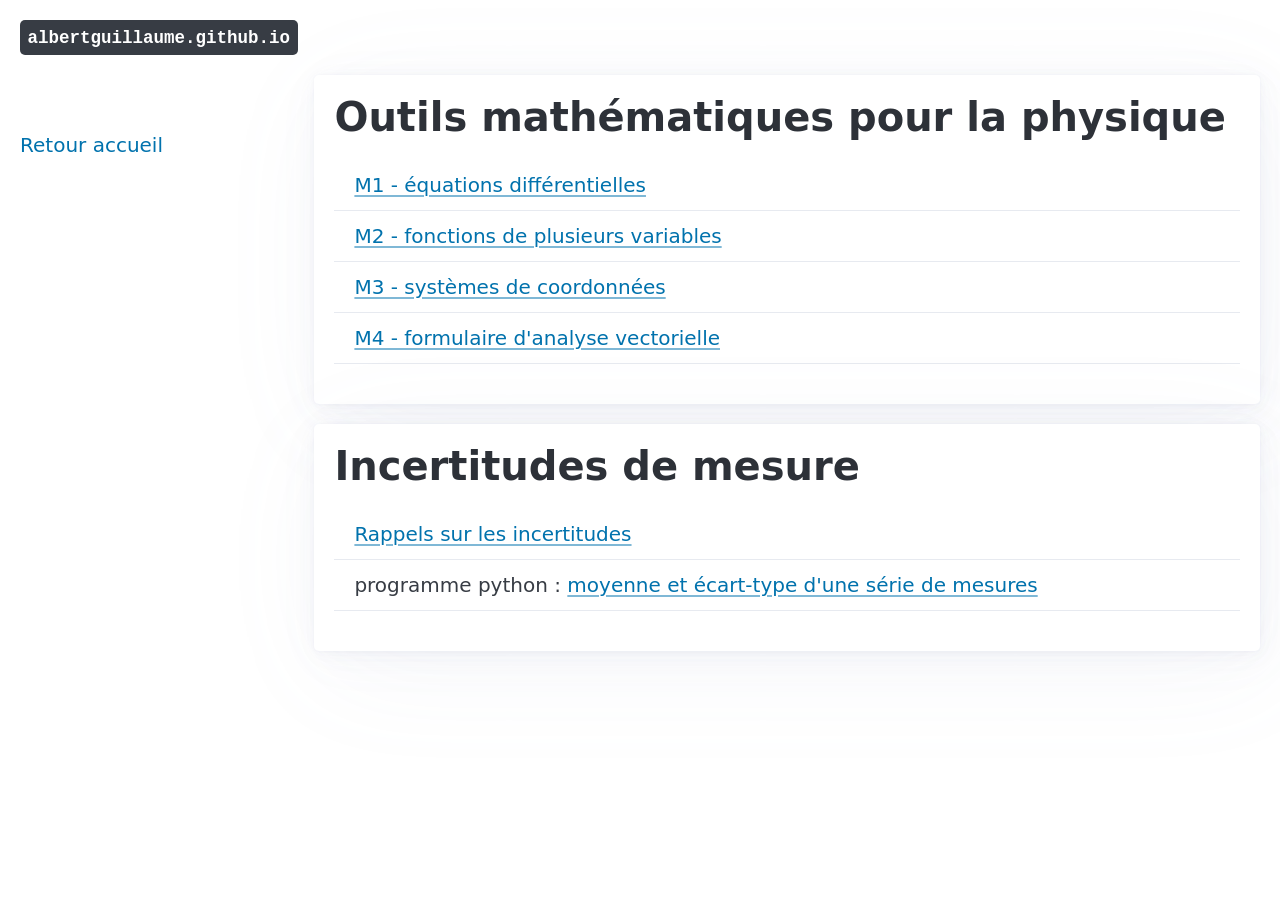
<file: caisse.html>
<!DOCTYPE html>
<html lang="fr">

<head>

    <meta charset="utf-8" />
    <meta name="viewport" content="width=device-width, initial-scale=1" />
    <meta name="color-scheme" content="light dark" />
    <title>Outils divers</title>

    <meta name="description" content="Outils mathématiques" />

    <!-- Pico.css -->
    <link rel="stylesheet" href="pico/pico.css" />

</head>

<!-- ==================== BODY ====================-->
<body>

<!-- ==================== HEADER ====================-->
<header class = "container-fluid stickyheader">

<kbd>
<a class="lienRetourAccueil" href = "index.html">albertguillaume.github.io</a>
</kbd>

</header>
<!-- ==================== fin HEADER ====================-->


<!-- ==================== NAV ====================-->
<div class="container-fluid sidenav">

<aside>
  <nav>

  <ul>
  <li><a href = "index.html">Retour accueil</a></li>
  </ul>

  </nav>
</aside>
</div>

<!-- ==================== MAIN CONTENT ================-->
<div class="container-fluid main">

<!-- ---------------- -->
<article>
<h1>Outils mathématiques pour la physique</h1>

<table>
  <colgroup>
    <col span="1" style="width: 100%;">
  </colgroup>
  <tbody>

    <tr><td><a href="maths/M1_equations_differentielles.pdf">M1 - équations différentielles</a></td></tr>
    <tr><td><a href="maths/M2_fonction_de_plusieurs_variables.pdf">M2 - fonctions de plusieurs variables</a></td></tr>
    <tr><td><a href="maths/M3_systemes_de_coordonnees.pdf">M3 - systèmes de coordonnées</a></td></tr>
    <tr><td><a href="maths/M4_formulaire_analyse_vectorielle.pdf">M4 - formulaire d'analyse vectorielle</a></td></tr>

  </tbody>
</table>

</article>

<!-- ---------------- -->
<article>
<h1>Incertitudes de mesure</h1>

<table>
  <colgroup>
    <col span="1" style="width: 100%;">
  </colgroup>
  <tbody>

    <tr><td>
      <a href="incertitudes/CoursIncertitudes.pdf">Rappels sur les incertitudes</a>
    </td></tr>

    <tr><td> programme python :
      <a href="incertitudes/incertitudeTypeA.py">moyenne et écart-type d'une série de mesures</a>
    </td></tr>

  </tbody>
</table>

</article>


</div>

<!-- ==================== fin BODY ====================-->
</body>

</html>
</file>
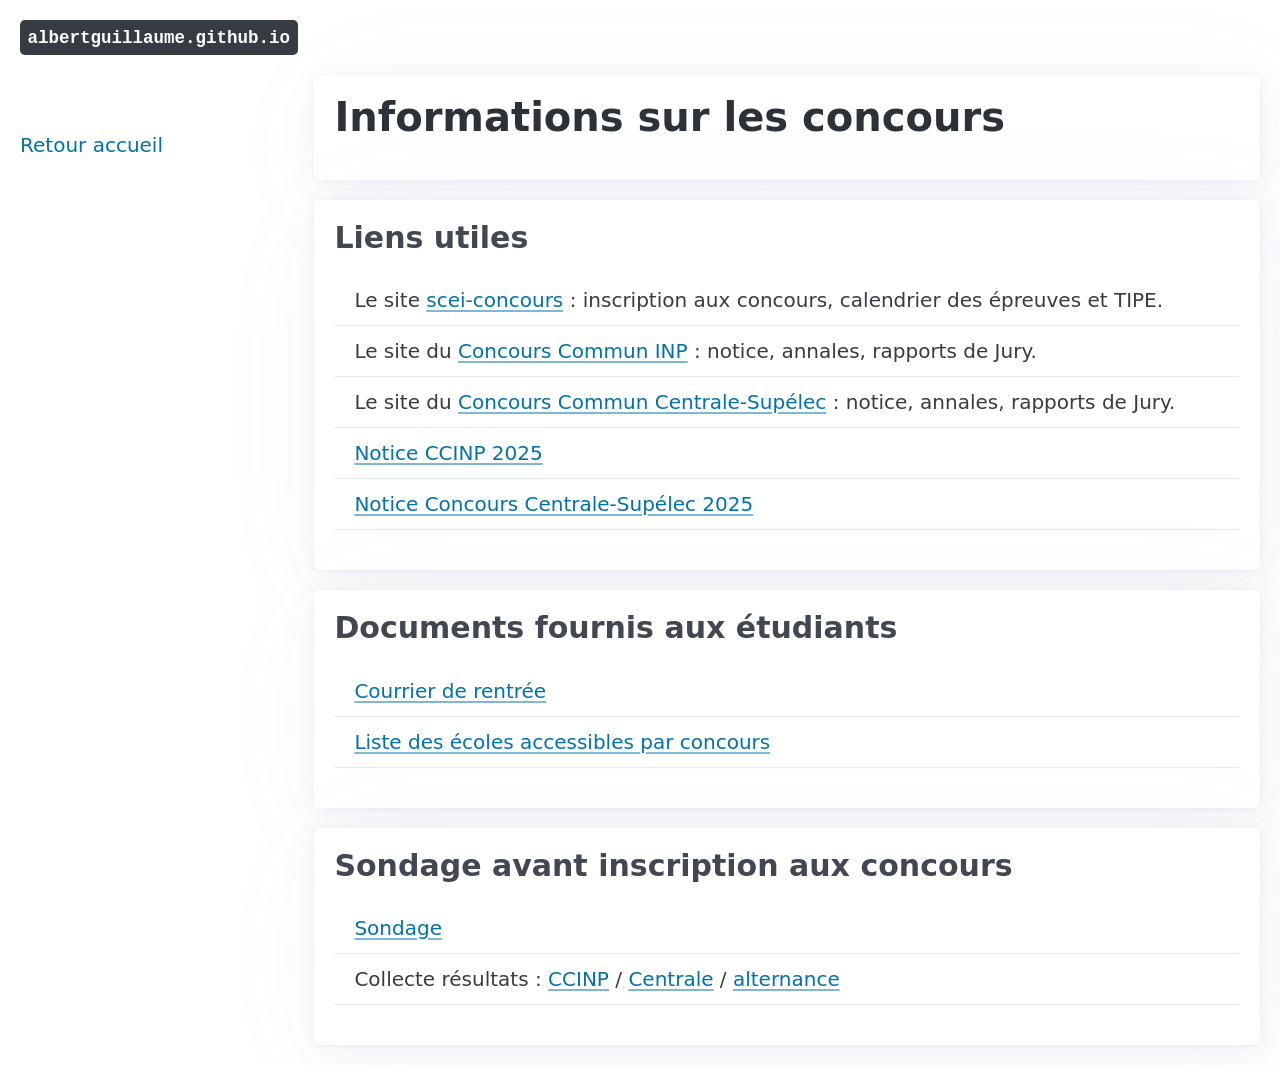
<file: concours.html>
<!DOCTYPE html>
<html lang="fr">

<head>

    <meta charset="utf-8" />
    <meta name="viewport" content="width=device-width, initial-scale=1" />
    <meta name="color-scheme" content="light dark" />
    <title>Informations sur les concours</title>

    <meta name="description" content="Concours" />

    <!-- Pico.css -->
    <link rel="stylesheet" href="pico/pico.css" />

</head>

<!-- ==================== BODY ====================-->
<body>

<!-- ==================== HEADER ====================-->
<header class = "container-fluid stickyheader">

<kbd>
<a class="lienRetourAccueil" href = "index.html">albertguillaume.github.io</a>
</kbd>

</header>
<!-- ==================== fin HEADER ====================-->


<!-- ==================== NAV ====================-->
<div class="container-fluid sidenav">

<aside>
  <nav>

  <ul>
  <li><a href = "index.html">Retour accueil</a></li>
  </ul>

  </nav>
</aside>
</div>

<!-- ==================== MAIN CONTENT ================-->
<div class="container-fluid main">

<!-- ---------------- -->
<article>
<h1>Informations sur les concours</h1>
</article>

<!-- ---------------- -->
<article>

<h3>Liens utiles</h3>

<table>
  <colgroup><col span="1" style="width: 100%;"></colgroup>
  <tbody>


    <tr><td>
      Le site <a href="https://www.scei-concours.fr">scei-concours</a> : inscription aux concours, calendrier des épreuves et TIPE.
    </td></tr>

    <tr><td>
      Le site du <a href="https://ccp.scei-concours.fr/"> Concours Commun INP</a> : notice, annales, rapports de Jury.
    </td></tr>

    <tr><td>
      Le site du <a href="https://www.concours-centrale-supelec.fr/"> Concours Commun Centrale-Supélec</a> : notice, annales, rapports de Jury.
    </td></tr>

    <tr><td>
      <a href="concours/CCINP_2026.pdf">Notice CCINP 2025</a>
    </td></tr>


    <tr><td>
      <a href="concours/CCS_2026_TSI.pdf">Notice Concours Centrale-Supélec 2025</a>
    </td></tr>

  </tbody>
</table>


</article>
<!-- ---------------- -->
<article>

<h3>Documents fournis aux étudiants</h3>

<table>
  <colgroup><col span="1" style="width: 100%;"></colgroup>
  <tbody>

    <tr><td>
      <a href="concours/courrier_rentree.pdf">Courrier de rentrée</a>
    </td></tr>

    <tr><td>
      <a href="concours/liste_ecoles_2025_26.pdf">Liste des écoles accessibles par concours</a>
    </td></tr>

  </tbody>
</table>

</article>
<!-- ---------------- -->
<article>

<h3>Sondage avant inscription aux concours</h3>

<table>
  <colgroup>
    <col span="1" style="width: 100%;">
  </colgroup>
  <tbody>
    <tr><td>
        <a href = "">Sondage</a>
    </td></tr>
    <tr><td>
      Collecte résultats :
        <a href = "https://lite.framacalc.org/71a6gst53m-aohm">CCINP</a> /
        <a href = "https://lite.framacalc.org/zhmgtz3z54-aoho">Centrale</a> / 
        <a href = "https://lite.framacalc.org/o8fyqo5qmh-aohp">alternance</a>
    </td></tr>
  </tbody>
</table>

</article>
</div>
<!-- ==================== fin BODY ====================-->
</body>

</html>
</file>
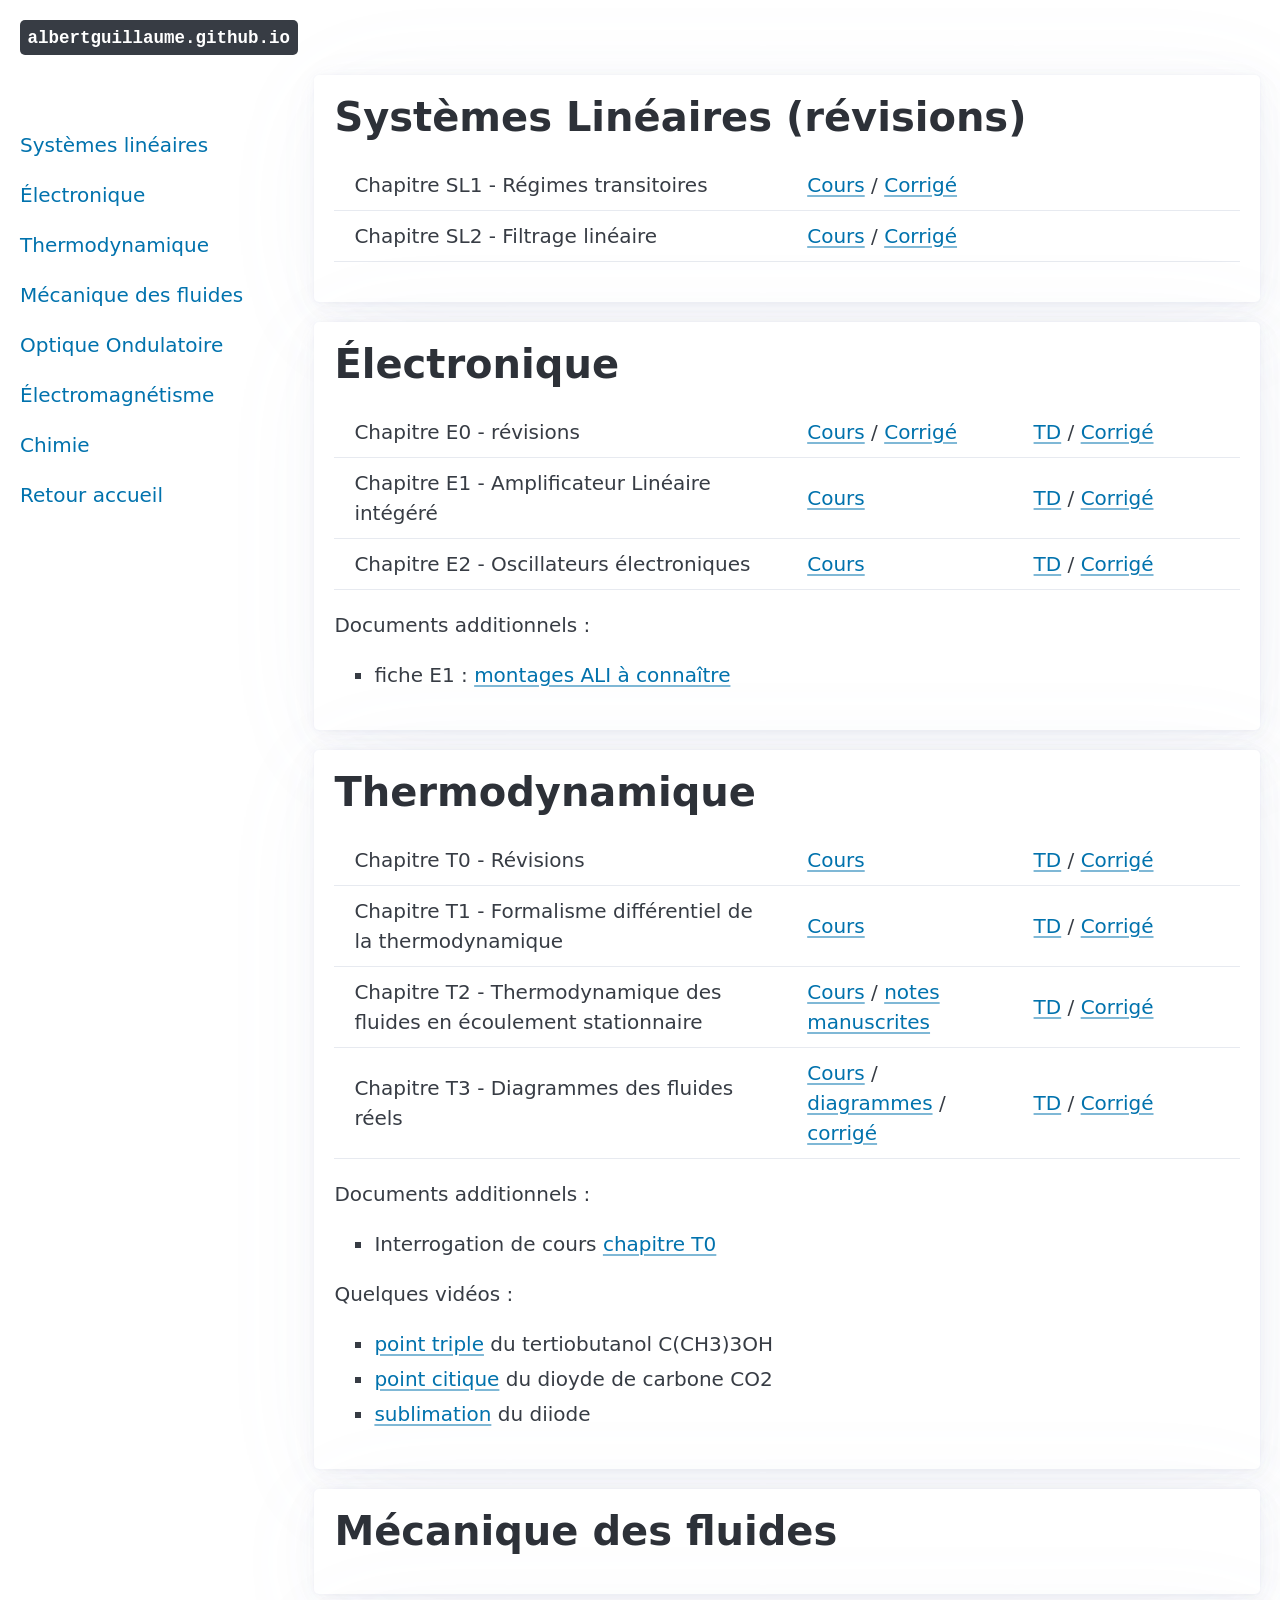
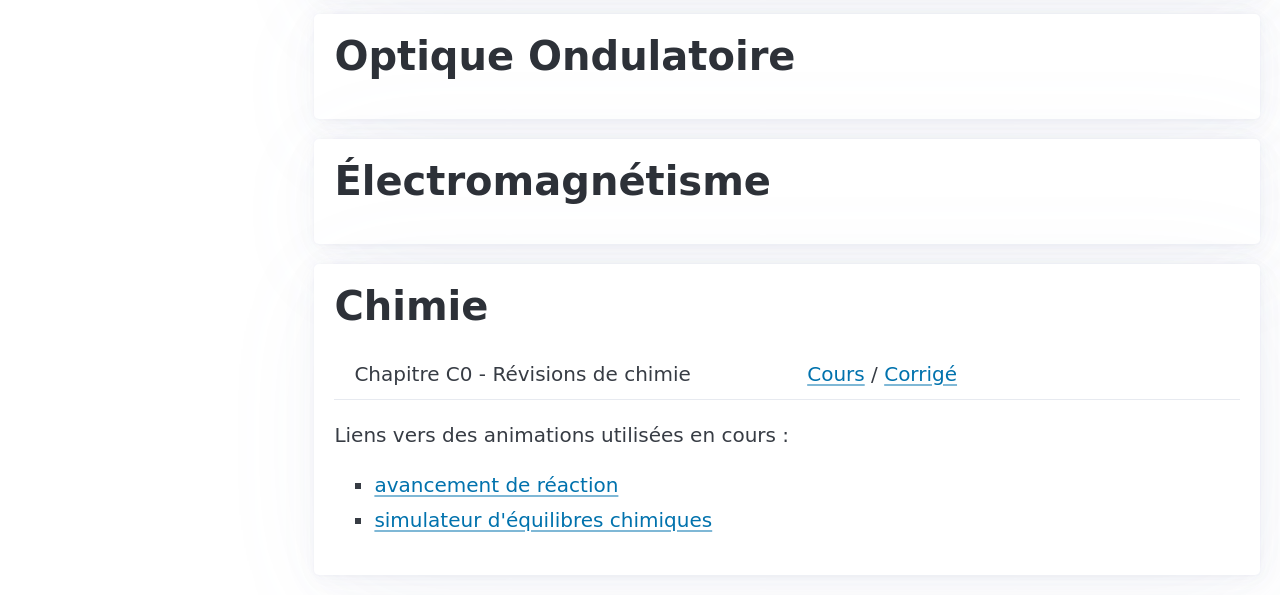
<file: coursTD.html>
<!DOCTYPE html>
<html lang="fr">

<head>

    <meta charset="utf-8" />
    <meta name="viewport" content="width=device-width, initial-scale=1" />
    <meta name="color-scheme" content="light dark" />
    <title>Cours et TD</title>

    <meta name="description" content="Cours et Exercices" />

    <!-- Pico.css -->
    <link rel="stylesheet" href="pico/pico.css" />

</head>

<!-- ==================== BODY ====================-->
<body>

<!-- ==================== HEADER ====================-->
<header class = "container-fluid stickyheader">

<kbd>
<a class="lienRetourAccueil" href = "index.html">albertguillaume.github.io</a>
</kbd>

</header>
<!-- ==================== fin HEADER ====================-->


<!-- ==================== NAV ====================-->
<div class="container-fluid sidenav">

<aside>
  <nav>

  <ul>
  <li><a href = "#systemesLineaires">Systèmes linéaires</a></li>
  <li><a href = "#electronique">Électronique</a></li>
  <li><a href = "#thermodynamique">Thermodynamique</a></li>
  <li><a href = "#mecaniqueDesFluides">Mécanique des fluides</a></li>
  <li><a href = "#optiqueOndulatoire">Optique Ondulatoire</a></li>
  <li><a href = "#electromagnetisme">Électromagnétisme</a></li>
  <li><a href = "#chimie">Chimie</a></li>
  <li><a href = "index.html">Retour accueil</a></li>
  </ul>

  </nav>
</aside>

</div>

<!-- ==================== MAIN CONTENT ================-->
<div class="container-fluid main">

<!-- ---------------- -->

<article id="systemesLineaires">
<h1>Systèmes Linéaires (révisions)</h1>
<table>
  <colgroup>
       <col span="1" style="width: 50%;">
       <col span="1" style="width: 25%;">
       <col span="1" style="width: 25%;">
  </colgroup>
  <tbody>
    <tr>
      <td>Chapitre SL1 - Régimes transitoires</td>
      <td><a href="physique/elec/SL1_cours.pdf">Cours</a> / <a href="physique/elec/SL1_cours_corrige.pdf">Corrigé</a></td>
      <td></td>
    </tr>
    <tr>
      <td>Chapitre SL2 - Filtrage linéaire</td>
      <td><a href="physique/elec/SL2_cours.pdf">Cours</a> / <a href="physique/elec/SL2_cours_corrige.pdf">Corrigé</a></td>
      <td></td>
    </tr>
  </tbody>
</table>
</article>

<!-- ---------------- -->
<article id="electronique">
<h1>Électronique</h1>
<table>
  <tbody>
  <colgroup>
       <col span="1" style="width: 50%;">
       <col span="1" style="width: 25%;">
       <col span="1" style="width: 25%;">
  </colgroup>

    <tr>
      <td>Chapitre E0 - révisions</td>
      <td><a href="physique/elec/E0_cours.pdf">Cours</a> /
        <a href="physique/elec/E0_cours_corrige.pdf">Corrigé</a></td>
      <td><a href="physique/elec/E0_TD_enonce.pdf">TD</a> /
        <a href="physique/elec/E0_TD_corrige.pdf">Corrigé</a></td>
    </tr>

    <tr>
      <th scope="row">Chapitre E1 - Amplificateur Linéaire intégéré</th>
      <td><a href="physique/elec/E1_cours.pdf">Cours</a></td>
      <td><a href="physique/elec/E1_TD_enonce.pdf">TD</a> / 
        <a href="physique/elec/E1_TD_corrige.pdf">Corrigé</a></td>
    </tr>

    <tr>
      <th scope="row">Chapitre E2 - Oscillateurs électroniques</th>
      <td><a href="physique/elec/E2_cours.pdf">Cours</a></td>
      <td><a href="physique/elec/E2_TD_enonce.pdf">TD</a> / 
        <a href="physique/elec/E2_TD_corrige.pdf">Corrigé</a></td>
    </tr>

  </tbody>
</table>

<p>Documents additionnels :</p>

<ul>
<li>fiche E1 : <a href="physique/elec/E1_montages.pdf">montages ALI à connaître</a></li>
</ul>

</article>

<!-- ---------------- -->
<article id="thermodynamique">
<h1>Thermodynamique</h1>
<table>
  <tbody>
  <colgroup>
       <col span="1" style="width: 50%;">
       <col span="1" style="width: 25%;">
       <col span="1" style="width: 25%;">
  </colgroup>

    <tr>
      <th scope="row">Chapitre T0 - Révisions</th>
      <td><a href="physique/thermo/T0_cours.pdf">Cours</a></td>
      <td><a href="physique/thermo/T0_TD_enonce.pdf">TD</a> / 
        <a href="physique/thermo/T0_TD_corrige.pdf">Corrigé</a></td>
    </tr>

    <tr>
      <th scope="row">Chapitre T1 - Formalisme différentiel de la thermodynamique</th>
      <td><a href="physique/thermo/T1_cours.pdf">Cours</a></td>
      <td><a href="physique/thermo/T1_TD_enonce.pdf">TD</a> / 
        <a href="physique/thermo/T1_TD_corrige.pdf">Corrigé</a></td>
    </tr>

    <tr>
      <th scope="row">
        Chapitre T2 - Thermodynamique des fluides en écoulement stationnaire</th>
      <td><a href="physique/thermo/T2_cours.pdf">Cours</a> /
        <a href="physique/thermo/T2_notes.pdf">notes manuscrites</a></td>
      <td><a href="physique/thermo/T2_TD_enonce.pdf">TD</a> / 
        <a href="physique/thermo/T2_TD_corrige.pdf">Corrigé</a></td>
    </tr>

    <tr>
      <th scope="row">
        Chapitre T3 - Diagrammes des fluides réels</th>
      <td><a href="physique/thermo/T3_cours.pdf">Cours</a> /
        <a href="physique/thermo/T3_figures.pdf">diagrammes</a> /        
        <a href="physique/thermo/T3_cours_corrige.pdf">corrigé</a></td>
      <td><a href="physique/thermo/T3_TD_enonce.pdf">TD</a> / 
        <a href="physique/thermo/T3_TD_corrige.pdf">Corrigé</a></td>
    </tr>

  </tbody>
</table>

<p>Documents additionnels :</p>

<ul>
<li>Interrogation de cours <a href="physique/thermo/T0_interro.pdf">chapitre T0</a></li>
</ul>

<p>Quelques vidéos :</p>

<ul>
<li> <a href="https://www.youtube.com/watch?v=BLRqpJN9zeA">point triple</a> du tertiobutanol C(CH3)3OH
<li> <a href="https://www.youtube.com/watch?v=P9EftqFYaHg">point citique</a> du dioyde de carbone CO2
<li> <a href="https://www.youtube.com/watch?v=jX9pskbKSw0">sublimation</a> du diiode
</ul>

</article>

<!-- ---------------- -->
<article id = "mecaniqueDesFluides">
<h1>Mécanique des fluides</h1>
</article>

<!-- ---------------- -->
<article id="optiqueOndulatoire">
<h1>Optique Ondulatoire</h1>
</article>

<!-- ---------------- -->
<article id="electromagnetisme">
<h1>Électromagnétisme</h1>
</article>

<!-- ---------------- -->
<article id="chimie">
<h1>Chimie</h1>
<table>
  <colgroup>
       <col span="1" style="width: 50%;">
       <col span="1" style="width: 25%;">
       <col span="1" style="width: 25%;">
  </colgroup>
  <tbody>
    <tr>
      <td>Chapitre C0 - Révisions de chimie</td>
      <td><a href="chimie/C0_cours.pdf">Cours</a> / 
        <a href="chimie/C0_corrige_exercices.pdf">Corrigé</a></td>
      <td></td>
    </tr>
  </tbody>
</table>

<p>Liens vers des animations utilisées en cours :</p>

<ul>
<li> <a href="https://chimie.ostralo.net/avancement/">avancement de réaction</a>
<li> <a href="https://proftr.fr/AccesLibre/Simulateurs_en_ligne/simulEQUILIBRE/simulEQUILIBRE.html">simulateur d'équilibres chimiques</a>
</ul>

</article>


</div>
<!-- ==================== fin BODY ====================-->
</body>

</html>
</file>
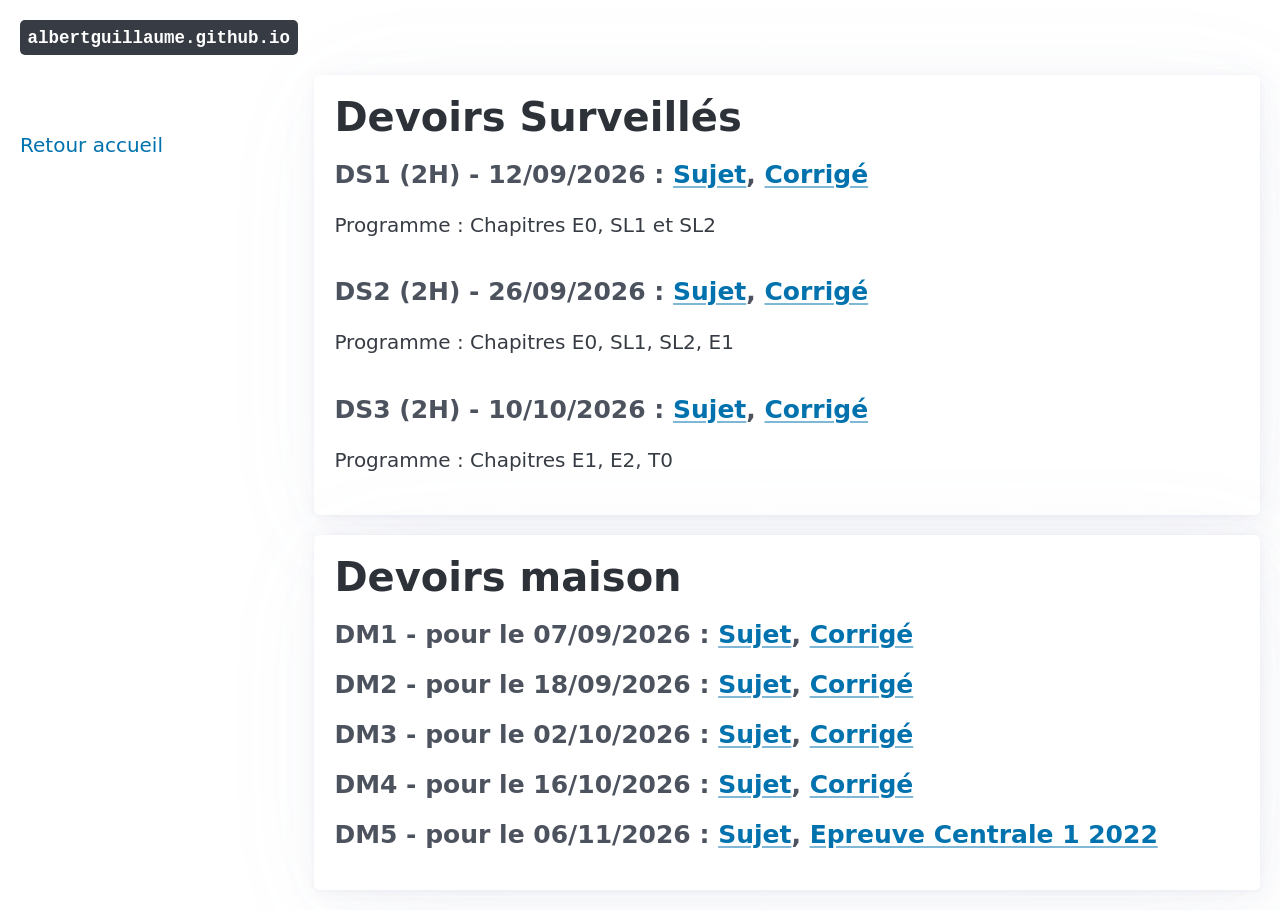
<file: devoirs.html>
<!DOCTYPE html>
<html lang="fr">

<head>

    <meta charset="utf-8" />
    <meta name="viewport" content="width=device-width, initial-scale=1" />
    <meta name="color-scheme" content="light dark" />
    <title>Devoirs</title>

    <meta name="description" content="Devoirs" />

    <!-- Pico.css -->
    <link rel="stylesheet" href="pico/pico.css" />

</head>

<!-- ==================== BODY ====================-->
<body>

<!-- ==================== HEADER ====================-->
<header class = "container-fluid stickyheader">

<kbd>
<a class="lienRetourAccueil" href = "index.html">albertguillaume.github.io</a>
</kbd>

</header>
<!-- ==================== fin HEADER ====================-->


<!-- ==================== NAV ====================-->
<div class="container-fluid sidenav">

<aside>
  <nav>

  <ul>
  <li><a href = "index.html">Retour accueil</a></li>
  </ul>

  </nav>
  </aside>
</div>

<!-- ==================== MAIN CONTENT ================-->
<div class="container-fluid main">

<!-- ---------------- -->
<article>
<h1>Devoirs Surveillés</h1>

<h4> DS1 (2H) - 12/09/2026 :
  <a href="devoirs/DS/DS1_enonce.pdf">Sujet</a>,
  <a href="devoirs/DS/DS1_corrige.pdf">Corrigé</a>
</h4>

</p>
Programme : Chapitres E0, SL1 et SL2<br>
</p>


<h4> DS2 (2H) - 26/09/2026 :
  <a href="devoirs/DS/DS2_enonce.pdf">Sujet</a>,
  <a href="devoirs/DS/DS2_corrige.pdf">Corrigé</a>
</h4>

</p>
Programme : Chapitres E0, SL1, SL2, E1<br>
</p>

<h4> DS3 (2H) - 10/10/2026 :
  <a href="devoirs/DS/DS3_enonce.pdf">Sujet</a>,
  <a href="devoirs/DS/DS3_corrige.pdf">Corrigé</a>
</h4>

</p>
Programme : Chapitres E1, E2, T0<br>
</p>

</article>
<!-- ---------------- -->

<!-- ---------------- -->
<article>
<h1>Devoirs maison</h1>

<h4> DM1 - pour le 07/09/2026 :
    <a href="devoirs/DM/DM1_enonce.pdf">Sujet</a>,
    <a href="devoirs/DM/DM1_corrige.pdf">Corrigé</a>
</h4>
<h4> DM2 - pour le 18/09/2026 :
    <a href="devoirs/DM/DM2_enonce.pdf">Sujet</a>,
    <a href="devoirs/DM/DM2_corrige.pdf">Corrigé</a>
</h4>
<h4> DM3 - pour le 02/10/2026 :
    <a href="devoirs/DM/DM3_enonce.pdf">Sujet</a>,
    <a href="devoirs/DM/DM3_corrige.pdf">Corrigé</a>
</h4>
<h4> DM4 - pour le 16/10/2026 :
    <a href="devoirs/DM/DM4_enonce.pdf">Sujet</a>,
    <a href="devoirs/DM/DM4_corrige.pdf">Corrigé</a>
</h4>
<h4> DM5 - pour le 06/11/2026 :
    <a href="devoirs/DM/DM5_enonce.pdf">Sujet</a>,
    <a href="devoirs/DM/2022-Concours Centrale-Supélec-Physique-Chimie 1-TSI-enonce.pdf">Epreuve Centrale 1 2022</a>
    <!--<a href="devoirs/DM/DM4_enonce.pdf">Corrigé</a>-->
</h4>

</article>
<!-- ---------------- -->

</div>

<!-- ==================== fin BODY ====================-->
</body>

</html>
</file>
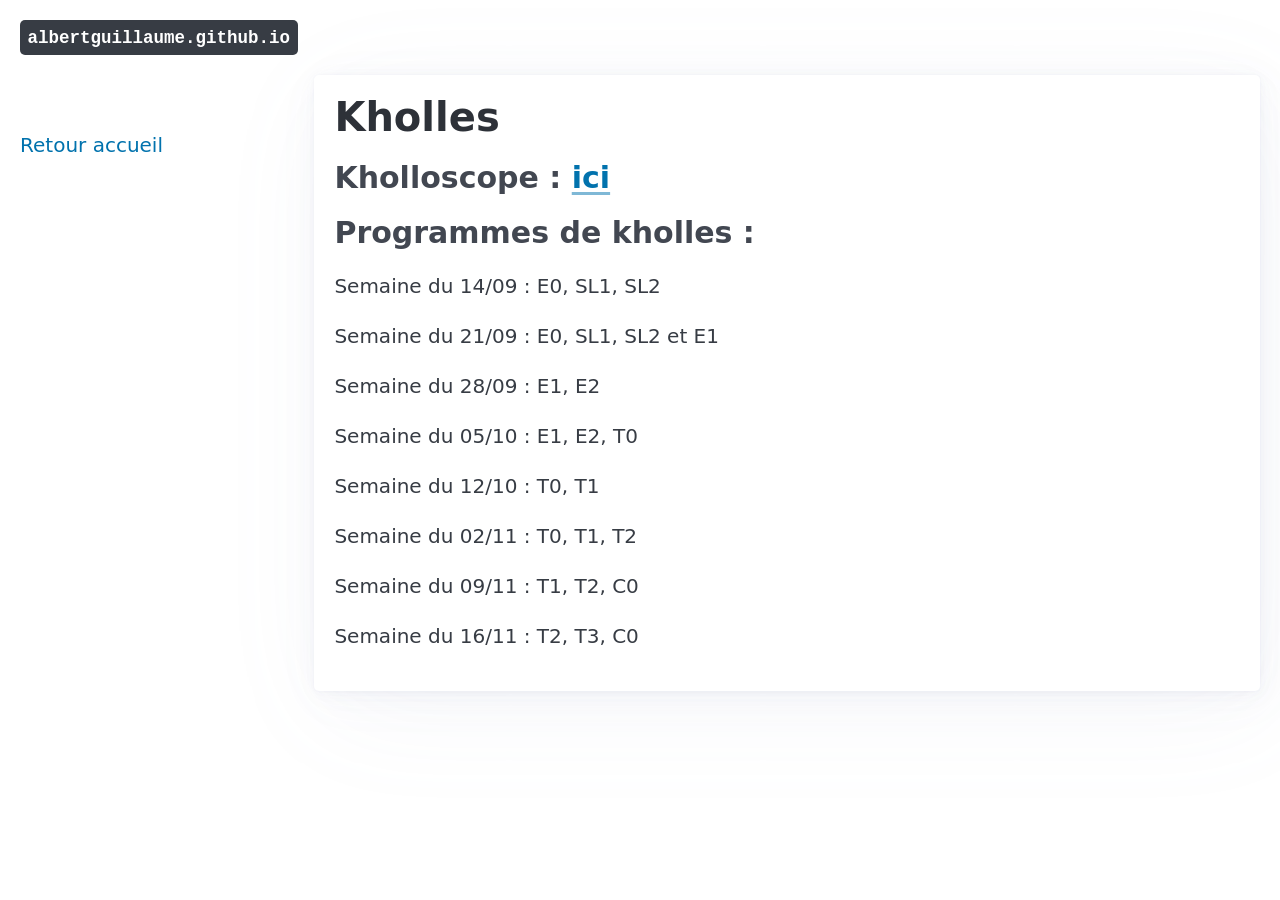
<file: kholles.html>
<!DOCTYPE html>
<html lang="fr">

<head>

    <meta charset="utf-8" />
    <meta name="viewport" content="width=device-width, initial-scale=1" />
    <meta name="color-scheme" content="light dark" />
    <title>Kholles</title>

    <meta name="description" content="Travail à effectuer à la maison" />

    <!-- Pico.css -->
    <link rel="stylesheet" href="pico/pico.css" />

</head>

<!-- ==================== BODY ====================-->
<body>

<!-- ==================== HEADER ====================-->
<header class = "container-fluid stickyheader">

<kbd>
<a class="lienRetourAccueil" href = "index.html">albertguillaume.github.io</a>
</kbd>

</header>
<!-- ==================== fin HEADER ====================-->


<!-- ==================== NAV ====================-->
<div class="container-fluid sidenav">

<aside>
  <nav>

  <ul>
  <li><a href = "index.html">Retour accueil</a></li>
  </ul>

  </nav>
  </aside>
</div>

<!-- ==================== MAIN CONTENT ================-->
<div class="container-fluid main">

<!-- ---------------- -->
<article>
<h1>Kholles</h1>


<h3>Kholloscope : <a href = "docs/kholloscope.pdf">ici</a></h3>  

<h3>Programmes de kholles :</h3>  

<p>Semaine du 14/09 : E0, SL1, SL2</p>
<p>Semaine du 21/09 : E0, SL1, SL2 et E1</p>
<p>Semaine du 28/09 : E1, E2</p>
<p>Semaine du 05/10 : E1, E2, T0</p>
<p>Semaine du 12/10 : T0, T1</p>
<p>Semaine du 02/11 : T0, T1, T2</p>
<p>Semaine du 09/11 : T1, T2, C0</p>
<p>Semaine du 16/11 : T2, T3, C0</p>

</article>
</div>

<!-- ==================== fin BODY ====================-->
</body>

</html>
</file>
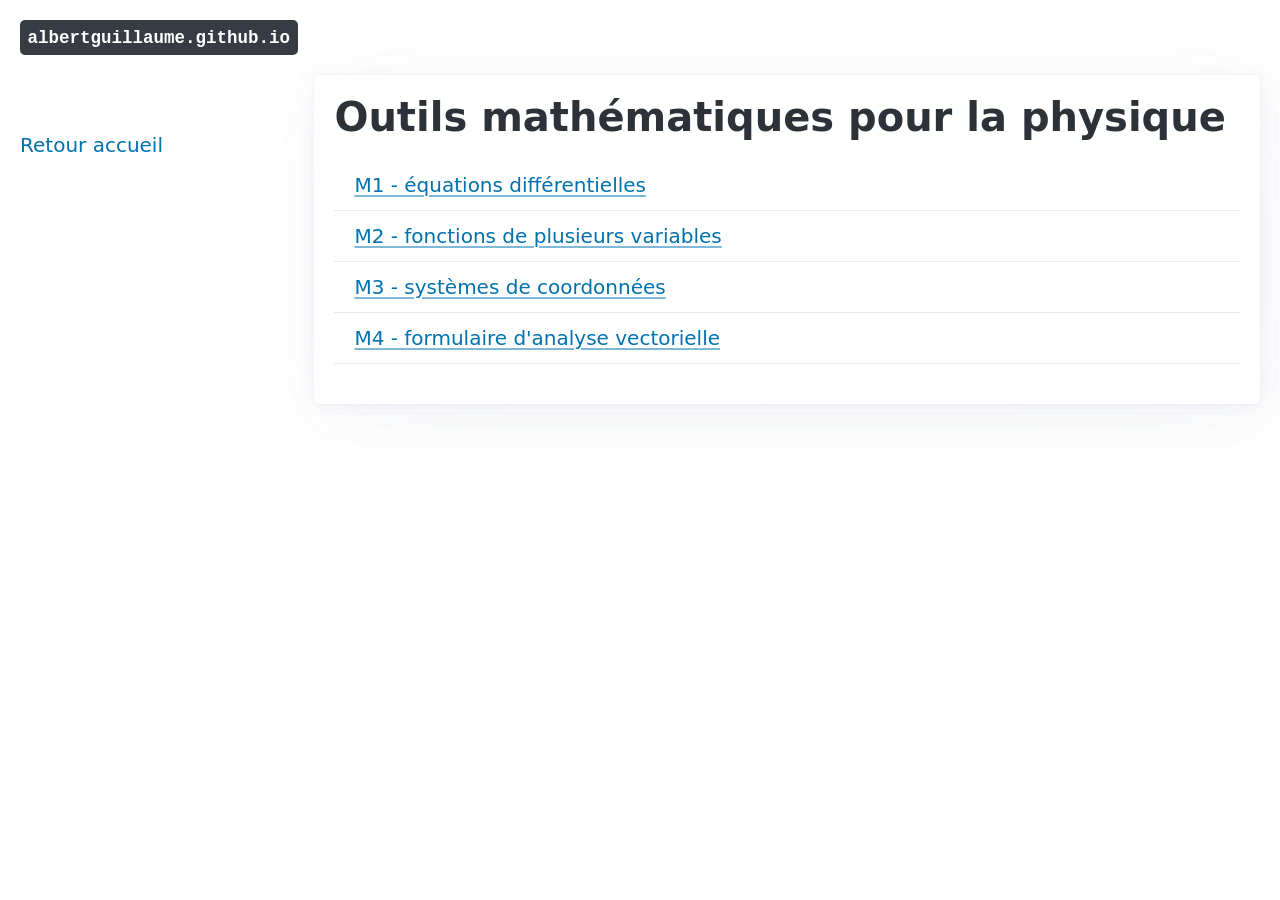
<file: maths.html>
<!DOCTYPE html>
<html lang="fr">

<head>

    <meta charset="utf-8" />
    <meta name="viewport" content="width=device-width, initial-scale=1" />
    <meta name="color-scheme" content="light dark" />
    <title>Outils mathématiques</title>

    <meta name="description" content="Outils mathématiques" />

    <!-- Pico.css -->
    <link rel="stylesheet" href="pico/pico.css" />

</head>

<!-- ==================== BODY ====================-->
<body>

<!-- ==================== HEADER ====================-->
<header class = "container-fluid stickyheader">

<kbd>
<a class="lienRetourAccueil" href = "index.html">albertguillaume.github.io</a>
</kbd>

</header>
<!-- ==================== fin HEADER ====================-->


<!-- ==================== NAV ====================-->
<div class="container-fluid sidenav">

<aside>
  <nav>

  <ul>
  <li><a href = "index.html">Retour accueil</a></li>
  </ul>

  </nav>
</aside>
</div>

<!-- ==================== MAIN CONTENT ================-->
<div class="container-fluid main">

<!-- ---------------- -->
<article>
<h1>Outils mathématiques pour la physique</h1>

<table>
  <colgroup>
    <col span="1" style="width: 100%;">
  </colgroup>
  <tbody>

    <tr><td><a href="maths/M1_equations_differentielles.pdf">M1 - équations différentielles</a></td></tr>
    <tr><td><a href="maths/M2_fonction_de_plusieurs_variables.pdf">M2 - fonctions de plusieurs variables</a></td></tr>
    <tr><td><a href="maths/M3_systemes_de_coordonnees.pdf">M3 - systèmes de coordonnées</a></td></tr>
    <tr><td><a href="maths/M4_formulaire_analyse_vectorielle.pdf">M4 - formulaire d'analyse vectorielle</a></td></tr>

  </tbody>
</table>

</article>

</div>

<!-- ==================== fin BODY ====================-->
</body>

</html>
</file>
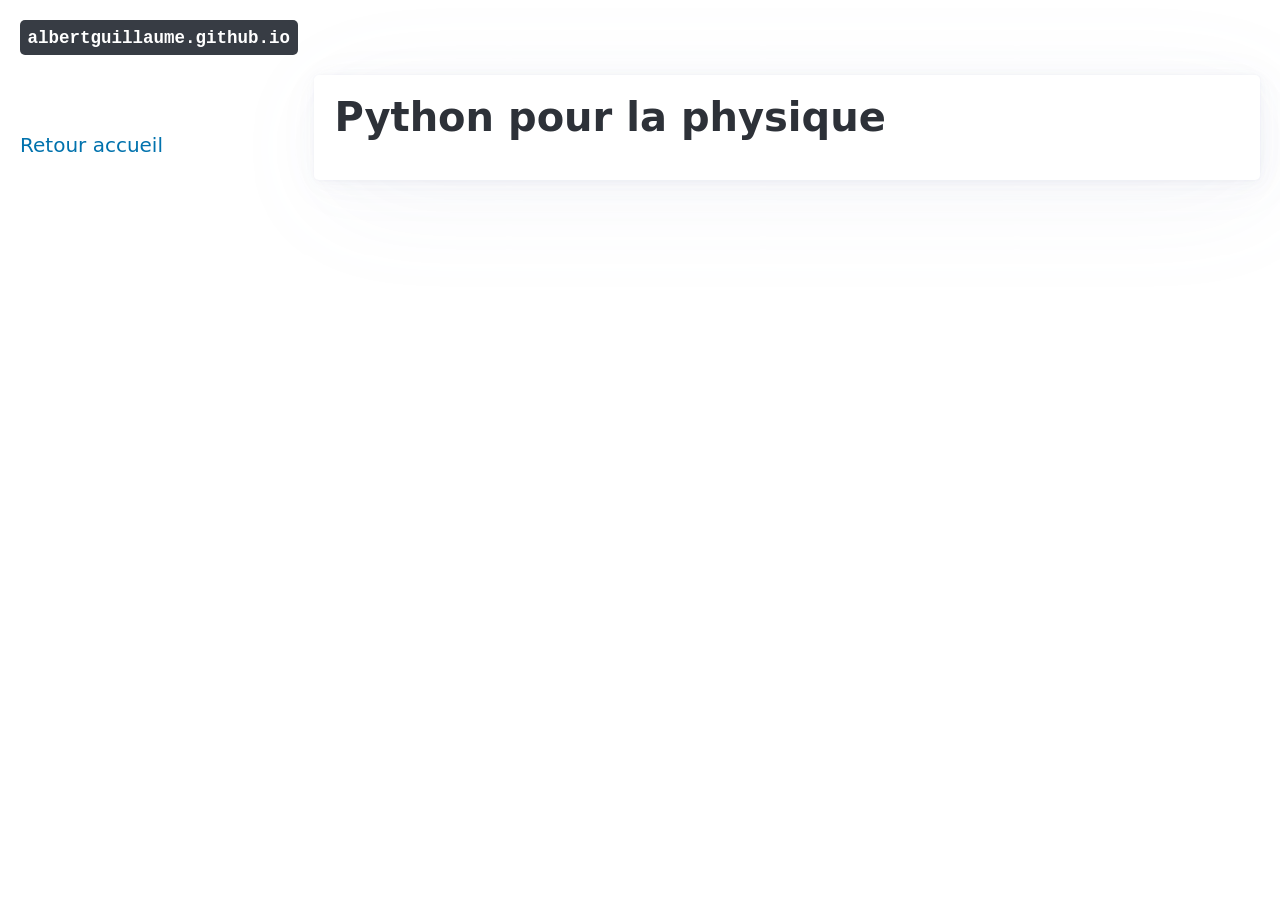
<file: python.html>
<!DOCTYPE html>
<html lang="fr">

<head>

    <meta charset="utf-8" />
    <meta name="viewport" content="width=device-width, initial-scale=1" />
    <meta name="color-scheme" content="light dark" />
    <title>Python</title>

    <meta name="description" content="Python" />

    <!-- Pico.css -->
    <link rel="stylesheet" href="pico/pico.css" />

</head>

<!-- ==================== BODY ====================-->
<body>

<!-- ==================== HEADER ====================-->
<header class = "container-fluid stickyheader">

<kbd>
<a class="lienRetourAccueil" href = "index.html">albertguillaume.github.io</a>
</kbd>

</header>
<!-- ==================== fin HEADER ====================-->


<!-- ==================== NAV ====================-->
<div class="container-fluid sidenav">

<aside>
  <nav>

  <ul>
  <li><a href = "index.html">Retour accueil</a></li>
  </ul>

  </nav>
  </aside>
</div>

<!-- ==================== MAIN CONTENT ================-->
<div class="container-fluid main">

<!-- ---------------- -->
<article>
<h1>Python pour la physique</h1>
</article>

</div>

<!-- ==================== fin BODY ====================-->
</body>

</html>
</file>
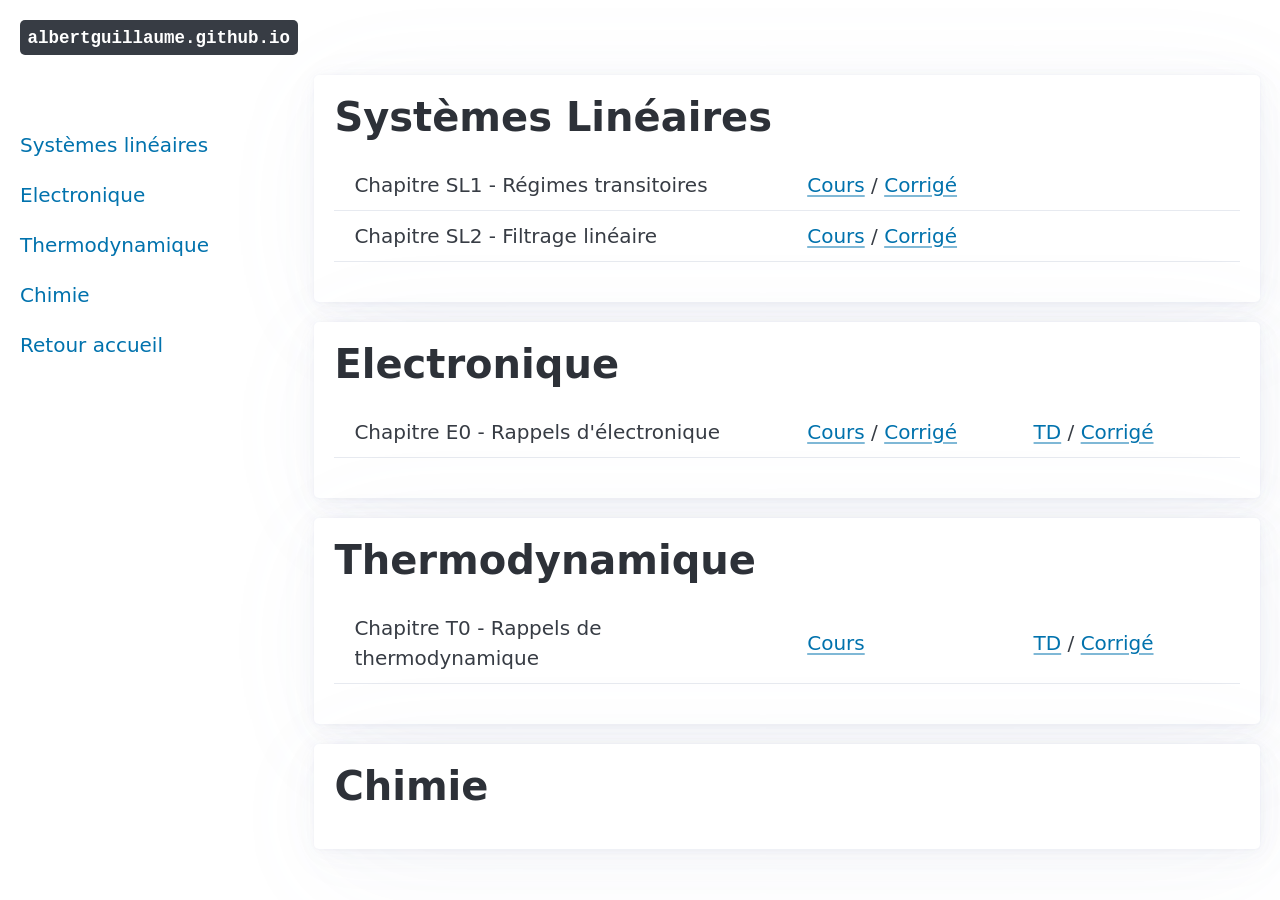
<file: revisions.html>
<!DOCTYPE html>
<html lang="fr">

<head>

    <meta charset="utf-8" />
    <meta name="viewport" content="width=device-width, initial-scale=1" />
    <meta name="color-scheme" content="light dark" />
    <title>Révisions</title>

    <meta name="description" content="Révisions de première année" />

    <!-- Pico.css -->
    <link rel="stylesheet" href="pico/pico.css" />

</head>

<!-- ==================== BODY ====================-->
<body>

<!-- ==================== HEADER ====================-->
<header class = "container-fluid stickyheader">

<kbd>
<a class="lienRetourAccueil" href = "index.html">albertguillaume.github.io</a>
</kbd>

</header>
<!-- ==================== fin HEADER ====================-->


<!-- ==================== NAV ====================-->
<div class="container-fluid sidenav">

<aside>
  <nav>

  <ul>
  <li><a href = "#systemesLineaires">Systèmes linéaires</a></li>
  <li><a href = "#electronique">Electronique</a></li>
  <li><a href = "#thermodynamique">Thermodynamique</a></li>
  <li><a href = "#chimie">Chimie</a></li>
  <li><a href = "index.html">Retour accueil</a></li>
  </ul>

  </nav>
  </aside>
</div>

<!-- ==================== MAIN CONTENT ================-->
<div class="container-fluid main">

<!-- ---------------- -->

<article id="systemesLineaires">
<h1>Systèmes Linéaires</h1>
<table>
  <colgroup>
       <col span="1" style="width: 50%;">
       <col span="1" style="width: 25%;">
       <col span="1" style="width: 25%;">
  </colgroup>
  <tbody>
    <tr>
      <td>Chapitre SL1 - Régimes transitoires</td>
      <td><a href="physique/elec/SL1_cours.pdf">Cours</a> / <a href="physique/elec/SL1_cours_corrige.pdf">Corrigé</a></td>
      <td></td>
    </tr>
    <tr>
      <td>Chapitre SL2 - Filtrage linéaire</td>
      <td><a href="physique/elec/SL2_cours.pdf">Cours</a> / <a href="physique/elec/SL2_cours_corrige.pdf">Corrigé</a></td>
      <td></td>
    </tr>
  </tbody>
</table>

<!--
<p>Animations utilisées durant le cours :</p>

        <ul>
          <li>Aliquam lobortis lacus eu libero ornare facilisis.</li>
          <li>Nam et magna at libero scelerisque egestas.</li>
          <li>Suspendisse id nisl ut leo finibus vehicula quis eu ex.</li>
          <li>Proin ultricies turpis et volutpat vehicula.</li>
        </ul>
-->

</article>

<!-- ---------------- -->
<article id="electronique">
<h1>Electronique</h1>
<table>
  <colgroup>
       <col span="1" style="width: 50%;">
       <col span="1" style="width: 25%;">
       <col span="1" style="width: 25%;">
  </colgroup>
  <tbody>
    <tr>
      <td>Chapitre E0 - Rappels d'électronique</td>
      <td><a href="physique/elec/E0_cours.pdf">Cours</a> / <a href="physique/elec/E0_cours_corrige.pdf">Corrigé</a></td>
      <td><a href="physique/elec/E0_TD_enonce.pdf">TD</a> / <a href="physique/elec/E0_TD_corrige.pdf">Corrigé</a></td>
    </tr>
  </tbody>
</table>

</article>

<!-- ---------------- -->
<article id="thermodynamique">
<h1>Thermodynamique</h1>

<table>
  <colgroup>
       <col span="1" style="width: 50%;">
       <col span="1" style="width: 25%;">
       <col span="1" style="width: 25%;">
  </colgroup>
  <tbody>
    <tr>
      <td>Chapitre T0 - Rappels de thermodynamique</td>
      <td><a href="physique/thermo/T0_cours.pdf">Cours</a>
      <td><a href="physique/thermo/T0_TD1_enonce.pdf">TD</a> / <a href="physique/thermo/T0_TD1_corrige.pdf">Corrigé</a></td>
    </tr>
  </tbody>
</table>

</article>

<!-- ---------------- -->
<article id="chimie">
<h1>Chimie</h1>
</article>

</div>

<!-- ==================== fin BODY ====================-->
</body>

</html>
</file>
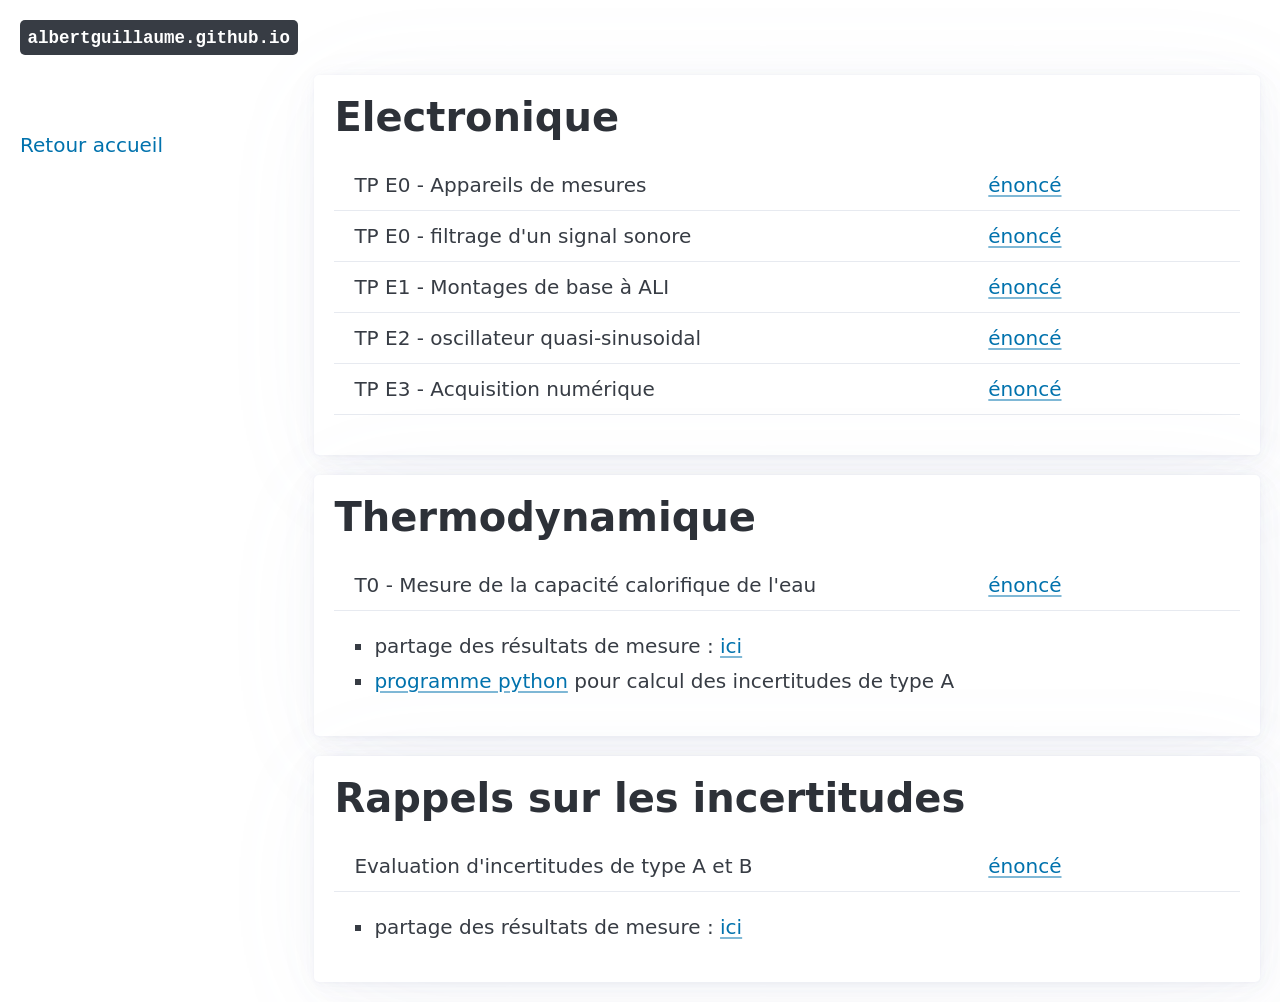
<file: TP.html>
<!DOCTYPE html>
<html lang="fr">

<head>

    <meta charset="utf-8" />
    <meta name="viewport" content="width=device-width, initial-scale=1" />
    <meta name="color-scheme" content="light dark" />
    <title>Travaux Pratiques</title>

    <meta name="description" content="Travaux Pratiques" />

    <!-- Pico.css -->
    <link rel="stylesheet" href="pico/pico.css" />

</head>

<!-- ==================== BODY ====================-->
<body>

<!-- ==================== HEADER ====================-->
<header class = "container-fluid stickyheader">

<kbd>
<a class="lienRetourAccueil" href = "index.html">albertguillaume.github.io</a>
</kbd>

</header>
<!-- ==================== fin HEADER ====================-->


<!-- ==================== NAV ====================-->
<div class="container-fluid sidenav">

<aside>
  <nav>

  <ul>
  <li><a href = "index.html">Retour accueil</a></li>
  </ul>

  </nav>
</aside>

</div>

<!-- ==================== MAIN CONTENT ================-->
<div class="container-fluid main">

<!-- ---------------- -->

<article id="systemesLineaires">
<h1>Electronique</h1>

<table>
  <colgroup>
       <col span="1" style="width: 70%;">
       <col span="1" style="width: 30%;">
  </colgroup>
  <tbody>
    <tr>
      <td> TP E0 - Appareils de mesures </td>
      <td><a href="TP/E0_TP1.pdf">énoncé</td>
    </tr>
    <tr>
      <td> TP E0 - filtrage d'un signal sonore</td>
      <td><a href="TP/E0_TP2.pdf">énoncé</td>
    </tr>
    <tr>
      <td> TP E1 - Montages de base à ALI</td>
      <td><a href="TP/E1_TP.pdf">énoncé</td>
    </tr>
    <tr>
      <td> TP E2 - oscillateur quasi-sinusoidal</td>
      <td><a href="TP/E2_TP.pdf">énoncé</td>
    </tr>
    <tr>
      <td> TP E3 - Acquisition numérique</td>
      <td><a href="TP/E3_TP.pdf">énoncé</td>
    </tr>
  </tbody>
</table>


</article>


<!-- ---------------- -->

<article id="systemesLineaires">
<h1>Thermodynamique</h1>
<table>
  <colgroup>
       <col span="1" style="width: 70%;">
       <col span="1" style="width: 30%;">
  </colgroup>
  <tbody>
    <tr>
      <td> T0 - Mesure de la capacité calorifique de l'eau</td>
      <td><a href="TP/T0_TP.pdf">énoncé</td>
    </tr>
  </tbody>
</table>

<ul>
  <li> partage des résultats de mesure :
      <a href="https://lite.framacalc.org/2s083c3a82-anyb">ici</a>
  <li> <a href="incertitudes/incertitudeTypeA.py">programme python</a> pour calcul des incertitudes de type A
</ul>

</article>

<!-- ---------------- -->

<article id="systemesLineaires">
<h1>Rappels sur les incertitudes</h1>
<table>
  <colgroup>
       <col span="1" style="width: 70%;">
       <col span="1" style="width: 30%;">
  </colgroup>
  <tbody>
    <tr>
      <td>Evaluation d'incertitudes de type A et B</td>
      <td><a href="incertitudes/TPincertitudes.pdf">énoncé</td>
    </tr>
  </tbody>
</table>

<ul>
<li> partage des résultats de mesure :
      <a href="https://lite.framacalc.org/2lf2lavkxb-ahbj">ici</a>
</ul>

</article>

</div>
<!-- ==================== fin BODY ====================-->
</body>

</html>
</file>
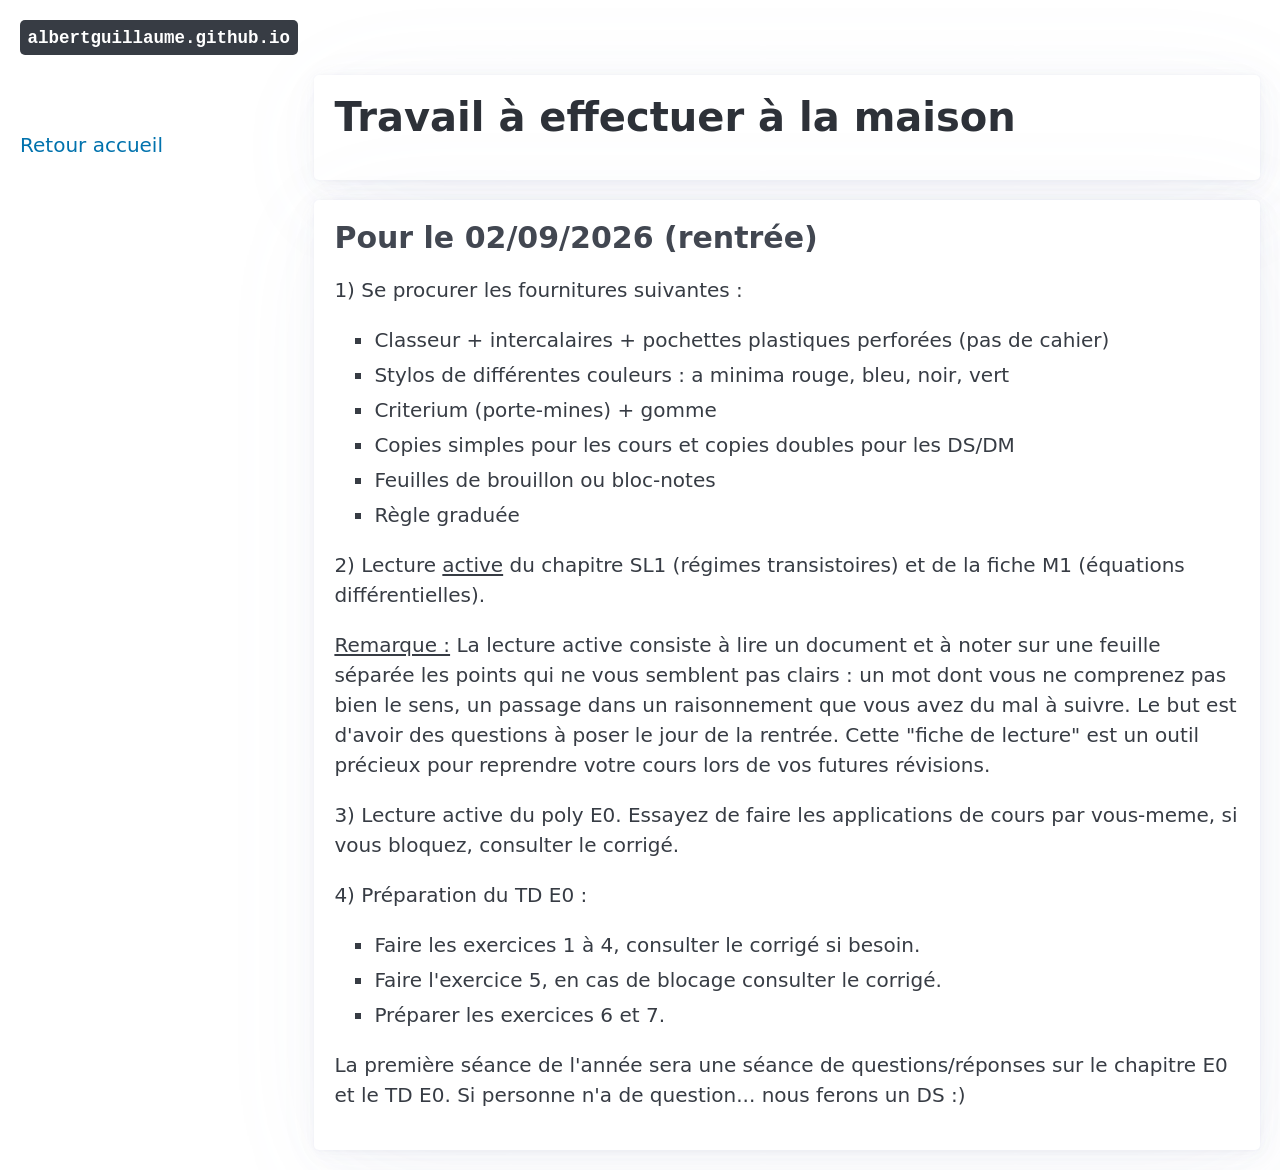
<file: travail.html>
<!DOCTYPE html>
<html lang="fr">

<head>

    <meta charset="utf-8" />
    <meta name="viewport" content="width=device-width, initial-scale=1" />
    <meta name="color-scheme" content="light dark" />
    <title>Travail</title>

    <meta name="description" content="Travail à effectuer à la maison" />

    <!-- Pico.css -->
    <link rel="stylesheet" href="pico/pico.css" />

</head>

<!-- ==================== BODY ====================-->
<body>

<!-- ==================== HEADER ====================-->
<header class = "container-fluid stickyheader">

<kbd>
<a class="lienRetourAccueil" href = "index.html">albertguillaume.github.io</a>
</kbd>

</header>
<!-- ==================== fin HEADER ====================-->


<!-- ==================== NAV ====================-->
<div class="container-fluid sidenav">

<aside>
  <nav>

  <ul>
  <li><a href = "index.html">Retour accueil</a></li>
  </ul>

  </nav>
  </aside>
</div>

<!-- ==================== MAIN CONTENT ================-->
<div class="container-fluid main">

<!-- ---------------- -->
<article>
<h1>Travail à effectuer à la maison</h1>
</article>

<!-- ---------------- -->
<article>
<h3>Pour le 02/09/2026 (rentrée)</h3>
  
  <p>
  1) Se procurer les fournitures suivantes :

  <ul>
  <li>Classeur + intercalaires + pochettes plastiques perforées (pas de cahier)</li>
  <li>Stylos de différentes couleurs : a minima rouge, bleu, noir, vert</li>
  <li>Criterium (porte-mines) +  gomme</li>
  <li>Copies simples pour les cours et copies doubles pour les DS/DM</li>
  <li>Feuilles de brouillon ou bloc-notes</li>
  <li>Règle graduée</li>
  </ul>
  </p>

  <p>
  2) Lecture <u>active</u> du chapitre SL1 (régimes transistoires) et de la fiche M1 (équations différentielles).<br>
  <p>

  </p>
<u>Remarque :</u> La lecture active consiste à lire un document et à noter sur une feuille séparée les points qui ne vous semblent pas clairs : un mot dont vous ne comprenez pas bien le sens, un passage dans un raisonnement que vous avez du mal à suivre. Le but est d'avoir des questions à poser le jour de la rentrée. Cette "fiche de lecture" est un outil précieux pour reprendre votre cours lors de vos futures révisions.</br>
  </p>

  <p>
  3) Lecture active du poly E0. Essayez de faire les applications de cours par vous-meme, si vous bloquez, consulter le corrigé.<br>
  </p>

  <p>
  4) Préparation du TD E0 :<br>

    <ul>
    <li>Faire les exercices 1 à 4, consulter le corrigé si besoin.</li>
    <li>Faire l'exercice 5, en cas de blocage consulter le corrigé.</li>
    <li>Préparer les exercices 6 et 7.</li>
    </ul>
  </p>

  <p>
  La première séance de l'année sera une séance de questions/réponses sur le chapitre E0 et le TD E0. Si personne n'a de question... nous ferons un DS :)
  </p>

</article>
</div>

<!-- ==================== fin BODY ====================-->
</body>

</html>
</file>
<file: pico/pico.css>
@charset "UTF-8";
/*!
 * Pico CSS ✨ v2.0.6 (https://picocss.com)
 * Copyright 2019-2024 - Licensed under MIT
 */



/**
 * Styles
 */
:root {
  --pico-font-family-emoji: "Apple Color Emoji", "Segoe UI Emoji", "Segoe UI Symbol", "Noto Color Emoji";
  --pico-font-family-sans-serif: system-ui, "Segoe UI", Roboto, Oxygen, Ubuntu, Cantarell, Helvetica, Arial, "Helvetica Neue", sans-serif, var(--pico-font-family-emoji);
  --pico-font-family-monospace: ui-monospace, SFMono-Regular, "SF Mono", Menlo, Consolas, "Liberation Mono", monospace, var(--pico-font-family-emoji);
  --pico-font-family: var(--pico-font-family-sans-serif);
  --pico-line-height: 1.5;
  --pico-font-weight: 400;
  --pico-font-size: 100%;
  --pico-text-underline-offset: 0.1rem;
  --pico-border-radius: 0.25rem;
  --pico-border-width: 0.0625rem;
  --pico-outline-width: 0.125rem;
  --pico-transition: 0.2s ease-in-out;
  --pico-spacing: 1rem;
  --pico-typography-spacing-vertical: 1rem;
  --pico-block-spacing-vertical: var(--pico-spacing);
  --pico-block-spacing-horizontal: var(--pico-spacing);
  --pico-grid-column-gap: var(--pico-spacing);
  --pico-grid-row-gap: var(--pico-spacing);
  --pico-form-element-spacing-vertical: 0.75rem;
  --pico-form-element-spacing-horizontal: 1rem;
  --pico-group-box-shadow: 0 0 0 rgba(0, 0, 0, 0);
  --pico-group-box-shadow-focus-with-button: 0 0 0 var(--pico-outline-width) var(--pico-primary-focus);
  --pico-group-box-shadow-focus-with-input: 0 0 0 0.0625rem var(--pico-form-element-border-color);
  --pico-modal-overlay-backdrop-filter: blur(0.375rem);
  --pico-nav-element-spacing-vertical: 1rem;
  --pico-nav-element-spacing-horizontal: 0.5rem;
  --pico-nav-link-spacing-vertical: 0.5rem;
  --pico-nav-link-spacing-horizontal: 0.5rem;
  --pico-nav-breadcrumb-divider: ">";
  --pico-icon-checkbox: url("data:image/svg+xml,%3Csvg xmlns='http://www.w3.org/2000/svg' width='24' height='24' viewBox='0 0 24 24' fill='none' stroke='rgb(255, 255, 255)' stroke-width='4' stroke-linecap='round' stroke-linejoin='round'%3E%3Cpolyline points='20 6 9 17 4 12'%3E%3C/polyline%3E%3C/svg%3E");
  --pico-icon-minus: url("data:image/svg+xml,%3Csvg xmlns='http://www.w3.org/2000/svg' width='24' height='24' viewBox='0 0 24 24' fill='none' stroke='rgb(255, 255, 255)' stroke-width='4' stroke-linecap='round' stroke-linejoin='round'%3E%3Cline x1='5' y1='12' x2='19' y2='12'%3E%3C/line%3E%3C/svg%3E");
  --pico-icon-chevron: url("data:image/svg+xml,%3Csvg xmlns='http://www.w3.org/2000/svg' width='24' height='24' viewBox='0 0 24 24' fill='none' stroke='rgb(136, 145, 164)' stroke-width='2' stroke-linecap='round' stroke-linejoin='round'%3E%3Cpolyline points='6 9 12 15 18 9'%3E%3C/polyline%3E%3C/svg%3E");
  --pico-icon-date: url("data:image/svg+xml,%3Csvg xmlns='http://www.w3.org/2000/svg' width='24' height='24' viewBox='0 0 24 24' fill='none' stroke='rgb(136, 145, 164)' stroke-width='2' stroke-linecap='round' stroke-linejoin='round'%3E%3Crect x='3' y='4' width='18' height='18' rx='2' ry='2'%3E%3C/rect%3E%3Cline x1='16' y1='2' x2='16' y2='6'%3E%3C/line%3E%3Cline x1='8' y1='2' x2='8' y2='6'%3E%3C/line%3E%3Cline x1='3' y1='10' x2='21' y2='10'%3E%3C/line%3E%3C/svg%3E");
  --pico-icon-time: url("data:image/svg+xml,%3Csvg xmlns='http://www.w3.org/2000/svg' width='24' height='24' viewBox='0 0 24 24' fill='none' stroke='rgb(136, 145, 164)' stroke-width='2' stroke-linecap='round' stroke-linejoin='round'%3E%3Ccircle cx='12' cy='12' r='10'%3E%3C/circle%3E%3Cpolyline points='12 6 12 12 16 14'%3E%3C/polyline%3E%3C/svg%3E");
  --pico-icon-search: url("data:image/svg+xml,%3Csvg xmlns='http://www.w3.org/2000/svg' width='24' height='24' viewBox='0 0 24 24' fill='none' stroke='rgb(136, 145, 164)' stroke-width='1.5' stroke-linecap='round' stroke-linejoin='round'%3E%3Ccircle cx='11' cy='11' r='8'%3E%3C/circle%3E%3Cline x1='21' y1='21' x2='16.65' y2='16.65'%3E%3C/line%3E%3C/svg%3E");
  --pico-icon-close: url("data:image/svg+xml,%3Csvg xmlns='http://www.w3.org/2000/svg' width='24' height='24' viewBox='0 0 24 24' fill='none' stroke='rgb(136, 145, 164)' stroke-width='3' stroke-linecap='round' stroke-linejoin='round'%3E%3Cline x1='18' y1='6' x2='6' y2='18'%3E%3C/line%3E%3Cline x1='6' y1='6' x2='18' y2='18'%3E%3C/line%3E%3C/svg%3E");
  --pico-icon-loading: url("data:image/svg+xml,%3Csvg fill='none' height='24' width='24' viewBox='0 0 24 24' xmlns='http://www.w3.org/2000/svg' %3E%3Cstyle%3E g %7B animation: rotate 2s linear infinite; transform-origin: center center; %7D circle %7B stroke-dasharray: 75,100; stroke-dashoffset: -5; animation: dash 1.5s ease-in-out infinite; stroke-linecap: round; %7D @keyframes rotate %7B 0%25 %7B transform: rotate(0deg); %7D 100%25 %7B transform: rotate(360deg); %7D %7D @keyframes dash %7B 0%25 %7B stroke-dasharray: 1,100; stroke-dashoffset: 0; %7D 50%25 %7B stroke-dasharray: 44.5,100; stroke-dashoffset: -17.5; %7D 100%25 %7B stroke-dasharray: 44.5,100; stroke-dashoffset: -62; %7D %7D %3C/style%3E%3Cg%3E%3Ccircle cx='12' cy='12' r='10' fill='none' stroke='rgb(136, 145, 164)' stroke-width='4' /%3E%3C/g%3E%3C/svg%3E");
}
@media (min-width: 576px) {
  :root {
    --pico-font-size: 106.25%;
  }
}
@media (min-width: 768px) {
  :root {
    --pico-font-size: 112.5%;
  }
}
@media (min-width: 1024px) {
  :root {
    --pico-font-size: 118.75%;
  }
}
@media (min-width: 1280px) {
  :root {
    --pico-font-size: 125%;
  }
}
@media (min-width: 1536px) {
  :root {
    --pico-font-size: 131.25%;
  }
}

a {
  --pico-text-decoration: underline;
}
a.secondary, a.contrast {
  --pico-text-decoration: underline;
}

small {
  --pico-font-size: 0.875em;
}

h1,
h2,
h3,
h4,
h5,
h6 {
  --pico-font-weight: 700;
}

h1 {
  --pico-font-size: 2rem;
  --pico-line-height: 1.125;
  --pico-typography-spacing-top: 3rem;
}

h2 {
  --pico-font-size: 1.75rem;
  --pico-line-height: 1.15;
  --pico-typography-spacing-top: 2.625rem;
}

h3 {
  --pico-font-size: 1.5rem;
  --pico-line-height: 1.175;
  --pico-typography-spacing-top: 2.25rem;
}

h4 {
  --pico-font-size: 1.25rem;
  --pico-line-height: 1.2;
  --pico-typography-spacing-top: 1.874rem;
}

h5 {
  --pico-font-size: 1.125rem;
  --pico-line-height: 1.225;
  --pico-typography-spacing-top: 1.6875rem;
}

h6 {
  --pico-font-size: 1rem;
  --pico-line-height: 1.25;
  --pico-typography-spacing-top: 1.5rem;
}

thead th,
thead td,
tfoot th,
tfoot td {
  --pico-font-weight: 600;
  --pico-border-width: 0.1875rem;
}

pre,
code,
kbd,
samp {
  --pico-font-family: var(--pico-font-family-monospace);
}

kbd {
  --pico-font-weight: bolder;
}

input:not([type=submit],
[type=button],
[type=reset],
[type=checkbox],
[type=radio],
[type=file]),
:where(select, textarea) {
  --pico-outline-width: 0.0625rem;
}

[type=search] {
  --pico-border-radius: 5rem;
}

[type=checkbox],
[type=radio] {
  --pico-border-width: 0.125rem;
}

[type=checkbox][role=switch] {
  --pico-border-width: 0.1875rem;
}

details.dropdown summary:not([role=button]) {
  --pico-outline-width: 0.0625rem;
}

nav details.dropdown summary:focus-visible {
  --pico-outline-width: 0.125rem;
}

[role=search] {
  --pico-border-radius: 5rem;
}

[role=search]:has(button.secondary:focus,
[type=submit].secondary:focus,
[type=button].secondary:focus,
[role=button].secondary:focus),
[role=group]:has(button.secondary:focus,
[type=submit].secondary:focus,
[type=button].secondary:focus,
[role=button].secondary:focus) {
  --pico-group-box-shadow-focus-with-button: 0 0 0 var(--pico-outline-width) var(--pico-secondary-focus);
}
[role=search]:has(button.contrast:focus,
[type=submit].contrast:focus,
[type=button].contrast:focus,
[role=button].contrast:focus),
[role=group]:has(button.contrast:focus,
[type=submit].contrast:focus,
[type=button].contrast:focus,
[role=button].contrast:focus) {
  --pico-group-box-shadow-focus-with-button: 0 0 0 var(--pico-outline-width) var(--pico-contrast-focus);
}
[role=search] button,
[role=search] [type=submit],
[role=search] [type=button],
[role=search] [role=button],
[role=group] button,
[role=group] [type=submit],
[role=group] [type=button],
[role=group] [role=button] {
  --pico-form-element-spacing-horizontal: 2rem;
}

details summary[role=button]:not(.outline)::after {
  filter: brightness(0) invert(1);
}

[aria-busy=true]:not(input, select, textarea):is(button, [type=submit], [type=button], [type=reset], [role=button]):not(.outline)::before {
  filter: brightness(0) invert(1);
}

/**
 * Color schemes
 */
[data-theme=light],
:root:not([data-theme=dark]) {
  --pico-background-color: #fff;
  --pico-color: #373c44;
  --pico-text-selection-color: rgba(2, 154, 232, 0.25);
  --pico-muted-color: #646b79;
  --pico-muted-border-color: #e7eaf0;
  --pico-primary: #0172ad;
  --pico-primary-background: #0172ad;
  --pico-primary-border: var(--pico-primary-background);
  --pico-primary-underline: rgba(1, 114, 173, 0.5);
  --pico-primary-hover: #015887;
  --pico-primary-hover-background: #02659a;
  --pico-primary-hover-border: var(--pico-primary-hover-background);
  --pico-primary-hover-underline: var(--pico-primary-hover);
  --pico-primary-focus: rgba(2, 154, 232, 0.5);
  --pico-primary-inverse: #fff;
  --pico-secondary: #5d6b89;
  --pico-secondary-background: #525f7a;
  --pico-secondary-border: var(--pico-secondary-background);
  --pico-secondary-underline: rgba(93, 107, 137, 0.5);
  --pico-secondary-hover: #48536b;
  --pico-secondary-hover-background: #48536b;
  --pico-secondary-hover-border: var(--pico-secondary-hover-background);
  --pico-secondary-hover-underline: var(--pico-secondary-hover);
  --pico-secondary-focus: rgba(93, 107, 137, 0.25);
  --pico-secondary-inverse: #fff;
  --pico-contrast: #181c25;
  --pico-contrast-background: #181c25;
  --pico-contrast-border: var(--pico-contrast-background);
  --pico-contrast-underline: rgba(24, 28, 37, 0.5);
  --pico-contrast-hover: #000;
  --pico-contrast-hover-background: #000;
  --pico-contrast-hover-border: var(--pico-contrast-hover-background);
  --pico-contrast-hover-underline: var(--pico-secondary-hover);
  --pico-contrast-focus: rgba(93, 107, 137, 0.25);
  --pico-contrast-inverse: #fff;
  --pico-box-shadow: 0.0145rem 0.029rem 0.174rem rgba(129, 145, 181, 0.01698), 0.0335rem 0.067rem 0.402rem rgba(129, 145, 181, 0.024), 0.0625rem 0.125rem 0.75rem rgba(129, 145, 181, 0.03), 0.1125rem 0.225rem 1.35rem rgba(129, 145, 181, 0.036), 0.2085rem 0.417rem 2.502rem rgba(129, 145, 181, 0.04302), 0.5rem 1rem 6rem rgba(129, 145, 181, 0.06), 0 0 0 0.0625rem rgba(129, 145, 181, 0.015);
  --pico-h1-color: #2d3138;
  --pico-h2-color: #373c44;
  --pico-h3-color: #424751;
  --pico-h4-color: #4d535e;
  --pico-h5-color: #5c6370;
  --pico-h6-color: #646b79;
  --pico-mark-background-color: #fde7c0;
  --pico-mark-color: #0f1114;
  --pico-ins-color: #1d6a54;
  --pico-del-color: #883935;
  --pico-blockquote-border-color: var(--pico-muted-border-color);
  --pico-blockquote-footer-color: var(--pico-muted-color);
  --pico-button-box-shadow: 0 0 0 rgba(0, 0, 0, 0);
  --pico-button-hover-box-shadow: 0 0 0 rgba(0, 0, 0, 0);
  --pico-table-border-color: var(--pico-muted-border-color);
  --pico-table-row-stripped-background-color: rgba(111, 120, 135, 0.0375);
  --pico-code-background-color: #f3f5f7;
  --pico-code-color: #646b79;
  --pico-code-kbd-background-color: var(--pico-color);
  --pico-code-kbd-color: var(--pico-background-color);
  --pico-form-element-background-color: #fbfcfc;
  --pico-form-element-selected-background-color: #dfe3eb;
  --pico-form-element-border-color: #cfd5e2;
  --pico-form-element-color: #23262c;
  --pico-form-element-placeholder-color: var(--pico-muted-color);
  --pico-form-element-active-background-color: #fff;
  --pico-form-element-active-border-color: var(--pico-primary-border);
  --pico-form-element-focus-color: var(--pico-primary-border);
  --pico-form-element-disabled-opacity: 0.5;
  --pico-form-element-invalid-border-color: #b86a6b;
  --pico-form-element-invalid-active-border-color: #c84f48;
  --pico-form-element-invalid-focus-color: var(--pico-form-element-invalid-active-border-color);
  --pico-form-element-valid-border-color: #4c9b8a;
  --pico-form-element-valid-active-border-color: #279977;
  --pico-form-element-valid-focus-color: var(--pico-form-element-valid-active-border-color);
  --pico-switch-background-color: #bfc7d9;
  --pico-switch-checked-background-color: var(--pico-primary-background);
  --pico-switch-color: #fff;
  --pico-switch-thumb-box-shadow: 0 0 0 rgba(0, 0, 0, 0);
  --pico-range-border-color: #dfe3eb;
  --pico-range-active-border-color: #bfc7d9;
  --pico-range-thumb-border-color: var(--pico-background-color);
  --pico-range-thumb-color: var(--pico-secondary-background);
  --pico-range-thumb-active-color: var(--pico-primary-background);
  --pico-accordion-border-color: var(--pico-muted-border-color);
  --pico-accordion-active-summary-color: var(--pico-primary-hover);
  --pico-accordion-close-summary-color: var(--pico-color);
  --pico-accordion-open-summary-color: var(--pico-muted-color);
  --pico-card-background-color: var(--pico-background-color);
  --pico-card-border-color: var(--pico-muted-border-color);
  --pico-card-box-shadow: var(--pico-box-shadow);
  --pico-card-sectioning-background-color: #fbfcfc;
  --pico-dropdown-background-color: #fff;
  --pico-dropdown-border-color: #eff1f4;
  --pico-dropdown-box-shadow: var(--pico-box-shadow);
  --pico-dropdown-color: var(--pico-color);
  --pico-dropdown-hover-background-color: #eff1f4;
  --pico-loading-spinner-opacity: 0.5;
  --pico-modal-overlay-background-color: rgba(232, 234, 237, 0.75);
  --pico-progress-background-color: #dfe3eb;
  --pico-progress-color: var(--pico-primary-background);
  --pico-tooltip-background-color: var(--pico-contrast-background);
  --pico-tooltip-color: var(--pico-contrast-inverse);
  --pico-icon-valid: url("data:image/svg+xml,%3Csvg xmlns='http://www.w3.org/2000/svg' width='24' height='24' viewBox='0 0 24 24' fill='none' stroke='rgb(76, 155, 138)' stroke-width='2' stroke-linecap='round' stroke-linejoin='round'%3E%3Cpolyline points='20 6 9 17 4 12'%3E%3C/polyline%3E%3C/svg%3E");
  --pico-icon-invalid: url("data:image/svg+xml,%3Csvg xmlns='http://www.w3.org/2000/svg' width='24' height='24' viewBox='0 0 24 24' fill='none' stroke='rgb(200, 79, 72)' stroke-width='2' stroke-linecap='round' stroke-linejoin='round'%3E%3Ccircle cx='12' cy='12' r='10'%3E%3C/circle%3E%3Cline x1='12' y1='8' x2='12' y2='12'%3E%3C/line%3E%3Cline x1='12' y1='16' x2='12.01' y2='16'%3E%3C/line%3E%3C/svg%3E");
  color-scheme: light;
}
[data-theme=light] input:is([type=submit],
[type=button],
[type=reset],
[type=checkbox],
[type=radio],
[type=file]),
:root:not([data-theme=dark]) input:is([type=submit],
[type=button],
[type=reset],
[type=checkbox],
[type=radio],
[type=file]) {
  --pico-form-element-focus-color: var(--pico-primary-focus);
}

@media only screen and (prefers-color-scheme: dark) {
  :root:not([data-theme]) {
    --pico-background-color: #13171f;
    --pico-color: #c2c7d0;
    --pico-text-selection-color: rgba(1, 170, 255, 0.1875);
    --pico-muted-color: #7b8495;
    --pico-muted-border-color: #202632;
    --pico-primary: #01aaff;
    --pico-primary-background: #0172ad;
    --pico-primary-border: var(--pico-primary-background);
    --pico-primary-underline: rgba(1, 170, 255, 0.5);
    --pico-primary-hover: #79c0ff;
    --pico-primary-hover-background: #017fc0;
    --pico-primary-hover-border: var(--pico-primary-hover-background);
    --pico-primary-hover-underline: var(--pico-primary-hover);
    --pico-primary-focus: rgba(1, 170, 255, 0.375);
    --pico-primary-inverse: #fff;
    --pico-secondary: #969eaf;
    --pico-secondary-background: #525f7a;
    --pico-secondary-border: var(--pico-secondary-background);
    --pico-secondary-underline: rgba(150, 158, 175, 0.5);
    --pico-secondary-hover: #b3b9c5;
    --pico-secondary-hover-background: #5d6b89;
    --pico-secondary-hover-border: var(--pico-secondary-hover-background);
    --pico-secondary-hover-underline: var(--pico-secondary-hover);
    --pico-secondary-focus: rgba(144, 158, 190, 0.25);
    --pico-secondary-inverse: #fff;
    --pico-contrast: #dfe3eb;
    --pico-contrast-background: #eff1f4;
    --pico-contrast-border: var(--pico-contrast-background);
    --pico-contrast-underline: rgba(223, 227, 235, 0.5);
    --pico-contrast-hover: #fff;
    --pico-contrast-hover-background: #fff;
    --pico-contrast-hover-border: var(--pico-contrast-hover-background);
    --pico-contrast-hover-underline: var(--pico-contrast-hover);
    --pico-contrast-focus: rgba(207, 213, 226, 0.25);
    --pico-contrast-inverse: #000;
    --pico-box-shadow: 0.0145rem 0.029rem 0.174rem rgba(7, 9, 12, 0.01698), 0.0335rem 0.067rem 0.402rem rgba(7, 9, 12, 0.024), 0.0625rem 0.125rem 0.75rem rgba(7, 9, 12, 0.03), 0.1125rem 0.225rem 1.35rem rgba(7, 9, 12, 0.036), 0.2085rem 0.417rem 2.502rem rgba(7, 9, 12, 0.04302), 0.5rem 1rem 6rem rgba(7, 9, 12, 0.06), 0 0 0 0.0625rem rgba(7, 9, 12, 0.015);
    --pico-h1-color: #f0f1f3;
    --pico-h2-color: #e0e3e7;
    --pico-h3-color: #c2c7d0;
    --pico-h4-color: #b3b9c5;
    --pico-h5-color: #a4acba;
    --pico-h6-color: #8891a4;
    --pico-mark-background-color: #014063;
    --pico-mark-color: #fff;
    --pico-ins-color: #62af9a;
    --pico-del-color: #ce7e7b;
    --pico-blockquote-border-color: var(--pico-muted-border-color);
    --pico-blockquote-footer-color: var(--pico-muted-color);
    --pico-button-box-shadow: 0 0 0 rgba(0, 0, 0, 0);
    --pico-button-hover-box-shadow: 0 0 0 rgba(0, 0, 0, 0);
    --pico-table-border-color: var(--pico-muted-border-color);
    --pico-table-row-stripped-background-color: rgba(111, 120, 135, 0.0375);
    --pico-code-background-color: #1a1f28;
    --pico-code-color: #8891a4;
    --pico-code-kbd-background-color: var(--pico-color);
    --pico-code-kbd-color: var(--pico-background-color);
    --pico-form-element-background-color: #1c212c;
    --pico-form-element-selected-background-color: #2a3140;
    --pico-form-element-border-color: #2a3140;
    --pico-form-element-color: #e0e3e7;
    --pico-form-element-placeholder-color: #8891a4;
    --pico-form-element-active-background-color: #1a1f28;
    --pico-form-element-active-border-color: var(--pico-primary-border);
    --pico-form-element-focus-color: var(--pico-primary-border);
    --pico-form-element-disabled-opacity: 0.5;
    --pico-form-element-invalid-border-color: #964a50;
    --pico-form-element-invalid-active-border-color: #b7403b;
    --pico-form-element-invalid-focus-color: var(--pico-form-element-invalid-active-border-color);
    --pico-form-element-valid-border-color: #2a7b6f;
    --pico-form-element-valid-active-border-color: #16896a;
    --pico-form-element-valid-focus-color: var(--pico-form-element-valid-active-border-color);
    --pico-switch-background-color: #333c4e;
    --pico-switch-checked-background-color: var(--pico-primary-background);
    --pico-switch-color: #fff;
    --pico-switch-thumb-box-shadow: 0 0 0 rgba(0, 0, 0, 0);
    --pico-range-border-color: #202632;
    --pico-range-active-border-color: #2a3140;
    --pico-range-thumb-border-color: var(--pico-background-color);
    --pico-range-thumb-color: var(--pico-secondary-background);
    --pico-range-thumb-active-color: var(--pico-primary-background);
    --pico-accordion-border-color: var(--pico-muted-border-color);
    --pico-accordion-active-summary-color: var(--pico-primary-hover);
    --pico-accordion-close-summary-color: var(--pico-color);
    --pico-accordion-open-summary-color: var(--pico-muted-color);
    --pico-card-background-color: #181c25;
    --pico-card-border-color: var(--pico-card-background-color);
    --pico-card-box-shadow: var(--pico-box-shadow);
    --pico-card-sectioning-background-color: #1a1f28;
    --pico-dropdown-background-color: #181c25;
    --pico-dropdown-border-color: #202632;
    --pico-dropdown-box-shadow: var(--pico-box-shadow);
    --pico-dropdown-color: var(--pico-color);
    --pico-dropdown-hover-background-color: #202632;
    --pico-loading-spinner-opacity: 0.5;
    --pico-modal-overlay-background-color: rgba(8, 9, 10, 0.75);
    --pico-progress-background-color: #202632;
    --pico-progress-color: var(--pico-primary-background);
    --pico-tooltip-background-color: var(--pico-contrast-background);
    --pico-tooltip-color: var(--pico-contrast-inverse);
    --pico-icon-valid: url("data:image/svg+xml,%3Csvg xmlns='http://www.w3.org/2000/svg' width='24' height='24' viewBox='0 0 24 24' fill='none' stroke='rgb(42, 123, 111)' stroke-width='2' stroke-linecap='round' stroke-linejoin='round'%3E%3Cpolyline points='20 6 9 17 4 12'%3E%3C/polyline%3E%3C/svg%3E");
    --pico-icon-invalid: url("data:image/svg+xml,%3Csvg xmlns='http://www.w3.org/2000/svg' width='24' height='24' viewBox='0 0 24 24' fill='none' stroke='rgb(150, 74, 80)' stroke-width='2' stroke-linecap='round' stroke-linejoin='round'%3E%3Ccircle cx='12' cy='12' r='10'%3E%3C/circle%3E%3Cline x1='12' y1='8' x2='12' y2='12'%3E%3C/line%3E%3Cline x1='12' y1='16' x2='12.01' y2='16'%3E%3C/line%3E%3C/svg%3E");
    color-scheme: dark;
  }
  :root:not([data-theme]) input:is([type=submit],
  [type=button],
  [type=reset],
  [type=checkbox],
  [type=radio],
  [type=file]) {
    --pico-form-element-focus-color: var(--pico-primary-focus);
  }
  :root:not([data-theme]) details summary[role=button].contrast:not(.outline)::after {
    filter: brightness(0);
  }
  :root:not([data-theme]) [aria-busy=true]:not(input, select, textarea).contrast:is(button,
  [type=submit],
  [type=button],
  [type=reset],
  [role=button]):not(.outline)::before {
    filter: brightness(0);
  }
}
[data-theme=dark] {
  --pico-background-color: #13171f;
  --pico-color: #c2c7d0;
  --pico-text-selection-color: rgba(1, 170, 255, 0.1875);
  --pico-muted-color: #7b8495;
  --pico-muted-border-color: #202632;
  --pico-primary: #01aaff;
  --pico-primary-background: #0172ad;
  --pico-primary-border: var(--pico-primary-background);
  --pico-primary-underline: rgba(1, 170, 255, 0.5);
  --pico-primary-hover: #79c0ff;
  --pico-primary-hover-background: #017fc0;
  --pico-primary-hover-border: var(--pico-primary-hover-background);
  --pico-primary-hover-underline: var(--pico-primary-hover);
  --pico-primary-focus: rgba(1, 170, 255, 0.375);
  --pico-primary-inverse: #fff;
  --pico-secondary: #969eaf;
  --pico-secondary-background: #525f7a;
  --pico-secondary-border: var(--pico-secondary-background);
  --pico-secondary-underline: rgba(150, 158, 175, 0.5);
  --pico-secondary-hover: #b3b9c5;
  --pico-secondary-hover-background: #5d6b89;
  --pico-secondary-hover-border: var(--pico-secondary-hover-background);
  --pico-secondary-hover-underline: var(--pico-secondary-hover);
  --pico-secondary-focus: rgba(144, 158, 190, 0.25);
  --pico-secondary-inverse: #fff;
  --pico-contrast: #dfe3eb;
  --pico-contrast-background: #eff1f4;
  --pico-contrast-border: var(--pico-contrast-background);
  --pico-contrast-underline: rgba(223, 227, 235, 0.5);
  --pico-contrast-hover: #fff;
  --pico-contrast-hover-background: #fff;
  --pico-contrast-hover-border: var(--pico-contrast-hover-background);
  --pico-contrast-hover-underline: var(--pico-contrast-hover);
  --pico-contrast-focus: rgba(207, 213, 226, 0.25);
  --pico-contrast-inverse: #000;
  --pico-box-shadow: 0.0145rem 0.029rem 0.174rem rgba(7, 9, 12, 0.01698), 0.0335rem 0.067rem 0.402rem rgba(7, 9, 12, 0.024), 0.0625rem 0.125rem 0.75rem rgba(7, 9, 12, 0.03), 0.1125rem 0.225rem 1.35rem rgba(7, 9, 12, 0.036), 0.2085rem 0.417rem 2.502rem rgba(7, 9, 12, 0.04302), 0.5rem 1rem 6rem rgba(7, 9, 12, 0.06), 0 0 0 0.0625rem rgba(7, 9, 12, 0.015);
  --pico-h1-color: #f0f1f3;
  --pico-h2-color: #e0e3e7;
  --pico-h3-color: #c2c7d0;
  --pico-h4-color: #b3b9c5;
  --pico-h5-color: #a4acba;
  --pico-h6-color: #8891a4;
  --pico-mark-background-color: #014063;
  --pico-mark-color: #fff;
  --pico-ins-color: #62af9a;
  --pico-del-color: #ce7e7b;
  --pico-blockquote-border-color: var(--pico-muted-border-color);
  --pico-blockquote-footer-color: var(--pico-muted-color);
  --pico-button-box-shadow: 0 0 0 rgba(0, 0, 0, 0);
  --pico-button-hover-box-shadow: 0 0 0 rgba(0, 0, 0, 0);
  --pico-table-border-color: var(--pico-muted-border-color);
  --pico-table-row-stripped-background-color: rgba(111, 120, 135, 0.0375);
  --pico-code-background-color: #1a1f28;
  --pico-code-color: #8891a4;
  --pico-code-kbd-background-color: var(--pico-color);
  --pico-code-kbd-color: var(--pico-background-color);
  --pico-form-element-background-color: #1c212c;
  --pico-form-element-selected-background-color: #2a3140;
  --pico-form-element-border-color: #2a3140;
  --pico-form-element-color: #e0e3e7;
  --pico-form-element-placeholder-color: #8891a4;
  --pico-form-element-active-background-color: #1a1f28;
  --pico-form-element-active-border-color: var(--pico-primary-border);
  --pico-form-element-focus-color: var(--pico-primary-border);
  --pico-form-element-disabled-opacity: 0.5;
  --pico-form-element-invalid-border-color: #964a50;
  --pico-form-element-invalid-active-border-color: #b7403b;
  --pico-form-element-invalid-focus-color: var(--pico-form-element-invalid-active-border-color);
  --pico-form-element-valid-border-color: #2a7b6f;
  --pico-form-element-valid-active-border-color: #16896a;
  --pico-form-element-valid-focus-color: var(--pico-form-element-valid-active-border-color);
  --pico-switch-background-color: #333c4e;
  --pico-switch-checked-background-color: var(--pico-primary-background);
  --pico-switch-color: #fff;
  --pico-switch-thumb-box-shadow: 0 0 0 rgba(0, 0, 0, 0);
  --pico-range-border-color: #202632;
  --pico-range-active-border-color: #2a3140;
  --pico-range-thumb-border-color: var(--pico-background-color);
  --pico-range-thumb-color: var(--pico-secondary-background);
  --pico-range-thumb-active-color: var(--pico-primary-background);
  --pico-accordion-border-color: var(--pico-muted-border-color);
  --pico-accordion-active-summary-color: var(--pico-primary-hover);
  --pico-accordion-close-summary-color: var(--pico-color);
  --pico-accordion-open-summary-color: var(--pico-muted-color);
  --pico-card-background-color: #181c25;
  --pico-card-border-color: var(--pico-card-background-color);
  --pico-card-box-shadow: var(--pico-box-shadow);
  --pico-card-sectioning-background-color: #1a1f28;
  --pico-dropdown-background-color: #181c25;
  --pico-dropdown-border-color: #202632;
  --pico-dropdown-box-shadow: var(--pico-box-shadow);
  --pico-dropdown-color: var(--pico-color);
  --pico-dropdown-hover-background-color: #202632;
  --pico-loading-spinner-opacity: 0.5;
  --pico-modal-overlay-background-color: rgba(8, 9, 10, 0.75);
  --pico-progress-background-color: #202632;
  --pico-progress-color: var(--pico-primary-background);
  --pico-tooltip-background-color: var(--pico-contrast-background);
  --pico-tooltip-color: var(--pico-contrast-inverse);
  --pico-icon-valid: url("data:image/svg+xml,%3Csvg xmlns='http://www.w3.org/2000/svg' width='24' height='24' viewBox='0 0 24 24' fill='none' stroke='rgb(42, 123, 111)' stroke-width='2' stroke-linecap='round' stroke-linejoin='round'%3E%3Cpolyline points='20 6 9 17 4 12'%3E%3C/polyline%3E%3C/svg%3E");
  --pico-icon-invalid: url("data:image/svg+xml,%3Csvg xmlns='http://www.w3.org/2000/svg' width='24' height='24' viewBox='0 0 24 24' fill='none' stroke='rgb(150, 74, 80)' stroke-width='2' stroke-linecap='round' stroke-linejoin='round'%3E%3Ccircle cx='12' cy='12' r='10'%3E%3C/circle%3E%3Cline x1='12' y1='8' x2='12' y2='12'%3E%3C/line%3E%3Cline x1='12' y1='16' x2='12.01' y2='16'%3E%3C/line%3E%3C/svg%3E");
  color-scheme: dark;
}
[data-theme=dark] input:is([type=submit],
[type=button],
[type=reset],
[type=checkbox],
[type=radio],
[type=file]) {
  --pico-form-element-focus-color: var(--pico-primary-focus);
}
[data-theme=dark] details summary[role=button].contrast:not(.outline)::after {
  filter: brightness(0);
}
[data-theme=dark] [aria-busy=true]:not(input, select, textarea).contrast:is(button,
[type=submit],
[type=button],
[type=reset],
[role=button]):not(.outline)::before {
  filter: brightness(0);
}

progress,
[type=checkbox],
[type=radio],
[type=range] {
  accent-color: var(--pico-primary);
}

/**
 * Document
 * Content-box & Responsive typography
 */
*,
*::before,
*::after {
  box-sizing: border-box;
  background-repeat: no-repeat;
}

::before,
::after {
  text-decoration: inherit;
  vertical-align: inherit;
}

:where(:root) {
  -webkit-tap-highlight-color: transparent;
  -webkit-text-size-adjust: 100%;
  -moz-text-size-adjust: 100%;
  text-size-adjust: 100%;
  background-color: var(--pico-background-color);
  color: var(--pico-color);
  font-weight: var(--pico-font-weight);
  font-size: var(--pico-font-size);
  line-height: var(--pico-line-height);
  font-family: var(--pico-font-family);
  text-underline-offset: var(--pico-text-underline-offset);
  text-rendering: optimizeLegibility;
  overflow-wrap: break-word;
  -moz-tab-size: 4;
  -o-tab-size: 4;
  tab-size: 4;
}

/**
 * Landmarks
 */
body {
  width: 100%;
  margin: 0;
}

main {
  display: block;
}

body > header,
body > main,
body > footer {
  padding-block: var(--pico-block-spacing-vertical);
}

/**
 * Section
 */
section {
  margin-bottom: var(--pico-block-spacing-vertical);
}

/**
 * Container
 */
.container,
.container-fluid {
  width: 100%;
  margin-right: auto;
  margin-left: auto;
  padding-right: var(--pico-spacing);
  padding-left: var(--pico-spacing);
}

@media (min-width: 576px) {
  .container {
    max-width: 510px;
    padding-right: 0;
    padding-left: 0;
  }
}
@media (min-width: 768px) {
  .container {
    max-width: 700px;
  }
}
@media (min-width: 1024px) {
  .container {
    max-width: 950px;
  }
}
@media (min-width: 1280px) {
  .container {
    max-width: 1200px;
  }
}
@media (min-width: 1536px) {
  .container {
    max-width: 1450px;
  }
}

/**
 * Grid
 * Minimal grid system with auto-layout columns
 */
.grid {
  grid-column-gap: var(--pico-grid-column-gap);
  grid-row-gap: var(--pico-grid-row-gap);
  display: grid;
  grid-template-columns: 1fr;
}
@media (min-width: 768px) {
  .grid {
    grid-template-columns: repeat(auto-fit, minmax(0%, 1fr));
  }
}
.grid > * {
  min-width: 0;
}

/**
 * Overflow auto
 */
.overflow-auto {
  overflow: auto;
}

/**
 * Typography
 */
b,
strong {
  font-weight: bolder;
}

sub,
sup {
  position: relative;
  font-size: 0.75em;
  line-height: 0;
  vertical-align: baseline;
}

sub {
  bottom: -0.25em;
}

sup {
  top: -0.5em;
}

address,
blockquote,
dl,
ol,
p,
pre,
table,
ul {
  margin-top: 0;
  margin-bottom: var(--pico-typography-spacing-vertical);
  color: var(--pico-color);
  font-style: normal;
  font-weight: var(--pico-font-weight);
}

h1,
h2,
h3,
h4,
h5,
h6 {
  margin-top: 0;
  margin-bottom: var(--pico-typography-spacing-vertical);
  color: var(--pico-color);
  font-weight: var(--pico-font-weight);
  font-size: var(--pico-font-size);
  line-height: var(--pico-line-height);
  font-family: var(--pico-font-family);
}

h1 {
  --pico-color: var(--pico-h1-color);
}

h2 {
  --pico-color: var(--pico-h2-color);
}

h3 {
  --pico-color: var(--pico-h3-color);
}

h4 {
  --pico-color: var(--pico-h4-color);
}

h5 {
  --pico-color: var(--pico-h5-color);
}

h6 {
  --pico-color: var(--pico-h6-color);
}

:where(article, address, blockquote, dl, figure, form, ol, p, pre, table, ul) ~ :is(h1, h2, h3, h4, h5, h6) {
  margin-top: var(--pico-typography-spacing-top);
}

p {
  margin-bottom: var(--pico-typography-spacing-vertical);
}

hgroup {
  margin-bottom: var(--pico-typography-spacing-vertical);
}
hgroup > * {
  margin-top: 0;
  margin-bottom: 0;
}
hgroup > *:not(:first-child):last-child {
  --pico-color: var(--pico-muted-color);
  --pico-font-weight: unset;
  font-size: 1rem;
}

:where(ol, ul) li {
  margin-bottom: calc(var(--pico-typography-spacing-vertical) * 0.25);
}

:where(dl, ol, ul) :where(dl, ol, ul) {
  margin: 0;
  margin-top: calc(var(--pico-typography-spacing-vertical) * 0.25);
}

ul li {
  list-style: square;
}

mark {
  padding: 0.125rem 0.25rem;
  background-color: var(--pico-mark-background-color);
  color: var(--pico-mark-color);
  vertical-align: baseline;
}

blockquote {
  display: block;
  margin: var(--pico-typography-spacing-vertical) 0;
  padding: var(--pico-spacing);
  border-right: none;
  border-left: 0.25rem solid var(--pico-blockquote-border-color);
  border-inline-start: 0.25rem solid var(--pico-blockquote-border-color);
  border-inline-end: none;
}
blockquote footer {
  margin-top: calc(var(--pico-typography-spacing-vertical) * 0.5);
  color: var(--pico-blockquote-footer-color);
}

abbr[title] {
  border-bottom: 1px dotted;
  text-decoration: none;
  cursor: help;
}

ins {
  color: var(--pico-ins-color);
  text-decoration: none;
}

del {
  color: var(--pico-del-color);
}

::-moz-selection {
  background-color: var(--pico-text-selection-color);
}

::selection {
  background-color: var(--pico-text-selection-color);
}

/**
 * Link
 */
:where(a:not([role=button])),
[role=link] {
  --pico-color: var(--pico-primary);
  --pico-background-color: transparent;
  --pico-underline: var(--pico-primary-underline);
  outline: none;
  background-color: var(--pico-background-color);
  color: var(--pico-color);
  -webkit-text-decoration: var(--pico-text-decoration);
  text-decoration: var(--pico-text-decoration);
  text-decoration-color: var(--pico-underline);
  text-underline-offset: 0.125em;
  transition: background-color var(--pico-transition), color var(--pico-transition), box-shadow var(--pico-transition), -webkit-text-decoration var(--pico-transition);
  transition: background-color var(--pico-transition), color var(--pico-transition), text-decoration var(--pico-transition), box-shadow var(--pico-transition);
  transition: background-color var(--pico-transition), color var(--pico-transition), text-decoration var(--pico-transition), box-shadow var(--pico-transition), -webkit-text-decoration var(--pico-transition);
}
:where(a:not([role=button])):is([aria-current]:not([aria-current=false]), :hover, :active, :focus),
[role=link]:is([aria-current]:not([aria-current=false]), :hover, :active, :focus) {
  --pico-color: var(--pico-primary-hover);
  --pico-underline: var(--pico-primary-hover-underline);
  --pico-text-decoration: underline;
}
:where(a:not([role=button])):focus-visible,
[role=link]:focus-visible {
  box-shadow: 0 0 0 var(--pico-outline-width) var(--pico-primary-focus);
}
:where(a:not([role=button])).secondary,
[role=link].secondary {
  --pico-color: var(--pico-secondary);
  --pico-underline: var(--pico-secondary-underline);
}
:where(a:not([role=button])).secondary:is([aria-current]:not([aria-current=false]), :hover, :active, :focus),
[role=link].secondary:is([aria-current]:not([aria-current=false]), :hover, :active, :focus) {
  --pico-color: var(--pico-secondary-hover);
  --pico-underline: var(--pico-secondary-hover-underline);
}
:where(a:not([role=button])).contrast,
[role=link].contrast {
  --pico-color: var(--pico-contrast);
  --pico-underline: var(--pico-contrast-underline);
}
:where(a:not([role=button])).contrast:is([aria-current]:not([aria-current=false]), :hover, :active, :focus),
[role=link].contrast:is([aria-current]:not([aria-current=false]), :hover, :active, :focus) {
  --pico-color: var(--pico-contrast-hover);
  --pico-underline: var(--pico-contrast-hover-underline);
}

a[role=button] {
  display: inline-block;
}

/**
 * Button
 */
button {
  margin: 0;
  overflow: visible;
  font-family: inherit;
  text-transform: none;
}

button,
[type=submit],
[type=reset],
[type=button] {
  -webkit-appearance: button;
}

button,
[type=submit],
[type=reset],
[type=button],
[type=file]::file-selector-button,
[role=button] {
  --pico-background-color: var(--pico-primary-background);
  --pico-border-color: var(--pico-primary-border);
  --pico-color: var(--pico-primary-inverse);
  --pico-box-shadow: var(--pico-button-box-shadow, 0 0 0 rgba(0, 0, 0, 0));
  padding: var(--pico-form-element-spacing-vertical) var(--pico-form-element-spacing-horizontal);
  border: var(--pico-border-width) solid var(--pico-border-color);
  border-radius: var(--pico-border-radius);
  outline: none;
  background-color: var(--pico-background-color);
  box-shadow: var(--pico-box-shadow);
  color: var(--pico-color);
  font-weight: var(--pico-font-weight);
  font-size: 1rem;
  line-height: var(--pico-line-height);
  text-align: center;
  text-decoration: none;
  cursor: pointer;
  -webkit-user-select: none;
  -moz-user-select: none;
  user-select: none;
  transition: background-color var(--pico-transition), border-color var(--pico-transition), color var(--pico-transition), box-shadow var(--pico-transition);
}
button:is([aria-current]:not([aria-current=false])), button:is(:hover, :active, :focus),
[type=submit]:is([aria-current]:not([aria-current=false])),
[type=submit]:is(:hover, :active, :focus),
[type=reset]:is([aria-current]:not([aria-current=false])),
[type=reset]:is(:hover, :active, :focus),
[type=button]:is([aria-current]:not([aria-current=false])),
[type=button]:is(:hover, :active, :focus),
[type=file]::file-selector-button:is([aria-current]:not([aria-current=false])),
[type=file]::file-selector-button:is(:hover, :active, :focus),
[role=button]:is([aria-current]:not([aria-current=false])),
[role=button]:is(:hover, :active, :focus) {
  --pico-background-color: var(--pico-primary-hover-background);
  --pico-border-color: var(--pico-primary-hover-border);
  --pico-box-shadow: var(--pico-button-hover-box-shadow, 0 0 0 rgba(0, 0, 0, 0));
  --pico-color: var(--pico-primary-inverse);
}
button:focus, button:is([aria-current]:not([aria-current=false])):focus,
[type=submit]:focus,
[type=submit]:is([aria-current]:not([aria-current=false])):focus,
[type=reset]:focus,
[type=reset]:is([aria-current]:not([aria-current=false])):focus,
[type=button]:focus,
[type=button]:is([aria-current]:not([aria-current=false])):focus,
[type=file]::file-selector-button:focus,
[type=file]::file-selector-button:is([aria-current]:not([aria-current=false])):focus,
[role=button]:focus,
[role=button]:is([aria-current]:not([aria-current=false])):focus {
  --pico-box-shadow: var(--pico-button-hover-box-shadow, 0 0 0 rgba(0, 0, 0, 0)), 0 0 0 var(--pico-outline-width) var(--pico-primary-focus);
}

[type=submit],
[type=reset],
[type=button] {
  margin-bottom: var(--pico-spacing);
}

:is(button, [type=submit], [type=button], [role=button]).secondary,
[type=reset],
[type=file]::file-selector-button {
  --pico-background-color: var(--pico-secondary-background);
  --pico-border-color: var(--pico-secondary-border);
  --pico-color: var(--pico-secondary-inverse);
  cursor: pointer;
}
:is(button, [type=submit], [type=button], [role=button]).secondary:is([aria-current]:not([aria-current=false]), :hover, :active, :focus),
[type=reset]:is([aria-current]:not([aria-current=false]), :hover, :active, :focus),
[type=file]::file-selector-button:is([aria-current]:not([aria-current=false]), :hover, :active, :focus) {
  --pico-background-color: var(--pico-secondary-hover-background);
  --pico-border-color: var(--pico-secondary-hover-border);
  --pico-color: var(--pico-secondary-inverse);
}
:is(button, [type=submit], [type=button], [role=button]).secondary:focus, :is(button, [type=submit], [type=button], [role=button]).secondary:is([aria-current]:not([aria-current=false])):focus,
[type=reset]:focus,
[type=reset]:is([aria-current]:not([aria-current=false])):focus,
[type=file]::file-selector-button:focus,
[type=file]::file-selector-button:is([aria-current]:not([aria-current=false])):focus {
  --pico-box-shadow: var(--pico-button-hover-box-shadow, 0 0 0 rgba(0, 0, 0, 0)), 0 0 0 var(--pico-outline-width) var(--pico-secondary-focus);
}

:is(button, [type=submit], [type=button], [role=button]).contrast {
  --pico-background-color: var(--pico-contrast-background);
  --pico-border-color: var(--pico-contrast-border);
  --pico-color: var(--pico-contrast-inverse);
}
:is(button, [type=submit], [type=button], [role=button]).contrast:is([aria-current]:not([aria-current=false]), :hover, :active, :focus) {
  --pico-background-color: var(--pico-contrast-hover-background);
  --pico-border-color: var(--pico-contrast-hover-border);
  --pico-color: var(--pico-contrast-inverse);
}
:is(button, [type=submit], [type=button], [role=button]).contrast:focus, :is(button, [type=submit], [type=button], [role=button]).contrast:is([aria-current]:not([aria-current=false])):focus {
  --pico-box-shadow: var(--pico-button-hover-box-shadow, 0 0 0 rgba(0, 0, 0, 0)), 0 0 0 var(--pico-outline-width) var(--pico-contrast-focus);
}

:is(button, [type=submit], [type=button], [role=button]).outline,
[type=reset].outline {
  --pico-background-color: transparent;
  --pico-color: var(--pico-primary);
  --pico-border-color: var(--pico-primary);
}
:is(button, [type=submit], [type=button], [role=button]).outline:is([aria-current]:not([aria-current=false]), :hover, :active, :focus),
[type=reset].outline:is([aria-current]:not([aria-current=false]), :hover, :active, :focus) {
  --pico-background-color: transparent;
  --pico-color: var(--pico-primary-hover);
  --pico-border-color: var(--pico-primary-hover);
}

:is(button, [type=submit], [type=button], [role=button]).outline.secondary,
[type=reset].outline {
  --pico-color: var(--pico-secondary);
  --pico-border-color: var(--pico-secondary);
}
:is(button, [type=submit], [type=button], [role=button]).outline.secondary:is([aria-current]:not([aria-current=false]), :hover, :active, :focus),
[type=reset].outline:is([aria-current]:not([aria-current=false]), :hover, :active, :focus) {
  --pico-color: var(--pico-secondary-hover);
  --pico-border-color: var(--pico-secondary-hover);
}

:is(button, [type=submit], [type=button], [role=button]).outline.contrast {
  --pico-color: var(--pico-contrast);
  --pico-border-color: var(--pico-contrast);
}
:is(button, [type=submit], [type=button], [role=button]).outline.contrast:is([aria-current]:not([aria-current=false]), :hover, :active, :focus) {
  --pico-color: var(--pico-contrast-hover);
  --pico-border-color: var(--pico-contrast-hover);
}

:where(button, [type=submit], [type=reset], [type=button], [role=button])[disabled],
:where(fieldset[disabled]) :is(button, [type=submit], [type=button], [type=reset], [role=button]) {
  opacity: 0.5;
  pointer-events: none;
}

/**
 * Table
 */
:where(table) {
  width: 100%;
  border-collapse: collapse;
  border-spacing: 0;
  text-indent: 0;
}

th,
td {
  padding: calc(var(--pico-spacing) / 2) var(--pico-spacing);
  border-bottom: var(--pico-border-width) solid var(--pico-table-border-color);
  background-color: var(--pico-background-color);
  color: var(--pico-color);
  font-weight: var(--pico-font-weight);
  text-align: left;
  text-align: start;
}

tfoot th,
tfoot td {
  border-top: var(--pico-border-width) solid var(--pico-table-border-color);
  border-bottom: 0;
}

table.striped tbody tr:nth-child(odd) th,
table.striped tbody tr:nth-child(odd) td {
  background-color: var(--pico-table-row-stripped-background-color);
}

/**
 * Embedded content
 */
:where(audio, canvas, iframe, img, svg, video) {
  vertical-align: middle;
}

audio,
video {
  display: inline-block;
}

audio:not([controls]) {
  display: none;
  height: 0;
}

:where(iframe) {
  border-style: none;
}

img {
  max-width: 100%;
  height: auto;
  border-style: none;
}

:where(svg:not([fill])) {
  fill: currentColor;
}

svg:not(:root) {
  overflow: hidden;
}

/**
 * Code
 */
pre,
code,
kbd,
samp {
  font-size: 0.875em;
  font-family: var(--pico-font-family);
}

pre code {
  font-size: inherit;
  font-family: inherit;
}

pre {
  -ms-overflow-style: scrollbar;
  overflow: auto;
}

pre,
code,
kbd {
  border-radius: var(--pico-border-radius);
  background: var(--pico-code-background-color);
  color: var(--pico-code-color);
  font-weight: var(--pico-font-weight);
  line-height: initial;
}

code,
kbd {
  display: inline-block;
  padding: 0.375rem;
}

pre {
  display: block;
  margin-bottom: var(--pico-spacing);
  overflow-x: auto;
}
pre > code {
  display: block;
  padding: var(--pico-spacing);
  background: none;
  line-height: var(--pico-line-height);
}

kbd {
  background-color: var(--pico-code-kbd-background-color);
  color: var(--pico-code-kbd-color);
  vertical-align: baseline;
}

/**
 * Figure
 */
figure {
  display: block;
  margin: 0;
  padding: 0;
}
figure figcaption {
  padding: calc(var(--pico-spacing) * 0.5) 0;
  color: var(--pico-muted-color);
}

/**
 * Miscs
 */
hr {
  height: 0;
  margin: var(--pico-typography-spacing-vertical) 0;
  border: 0;
  border-top: 1px solid var(--pico-muted-border-color);
  color: inherit;
}

[hidden],
template {
  display: none !important;
}

canvas {
  display: inline-block;
}

/**
 * Basics form elements
 */
input,
optgroup,
select,
textarea {
  margin: 0;
  font-size: 1rem;
  line-height: var(--pico-line-height);
  font-family: inherit;
  letter-spacing: inherit;
}

input {
  overflow: visible;
}

select {
  text-transform: none;
}

legend {
  max-width: 100%;
  padding: 0;
  color: inherit;
  white-space: normal;
}

textarea {
  overflow: auto;
}

[type=checkbox],
[type=radio] {
  padding: 0;
}

::-webkit-inner-spin-button,
::-webkit-outer-spin-button {
  height: auto;
}

[type=search] {
  -webkit-appearance: textfield;
  outline-offset: -2px;
}

[type=search]::-webkit-search-decoration {
  -webkit-appearance: none;
}

::-webkit-file-upload-button {
  -webkit-appearance: button;
  font: inherit;
}

::-moz-focus-inner {
  padding: 0;
  border-style: none;
}

:-moz-focusring {
  outline: none;
}

:-moz-ui-invalid {
  box-shadow: none;
}

::-ms-expand {
  display: none;
}

[type=file],
[type=range] {
  padding: 0;
  border-width: 0;
}

input:not([type=checkbox], [type=radio], [type=range]) {
  height: calc(1rem * var(--pico-line-height) + var(--pico-form-element-spacing-vertical) * 2 + var(--pico-border-width) * 2);
}

fieldset {
  width: 100%;
  margin: 0;
  margin-bottom: var(--pico-spacing);
  padding: 0;
  border: 0;
}

label,
fieldset legend {
  display: block;
  margin-bottom: calc(var(--pico-spacing) * 0.375);
  color: var(--pico-color);
  font-weight: var(--pico-form-label-font-weight, var(--pico-font-weight));
}

fieldset legend {
  margin-bottom: calc(var(--pico-spacing) * 0.5);
}

input:not([type=checkbox], [type=radio]),
button[type=submit],
select,
textarea {
  width: 100%;
}

input:not([type=checkbox], [type=radio], [type=range], [type=file]),
select,
textarea {
  -webkit-appearance: none;
  -moz-appearance: none;
  appearance: none;
  padding: var(--pico-form-element-spacing-vertical) var(--pico-form-element-spacing-horizontal);
}

input,
select,
textarea {
  --pico-background-color: var(--pico-form-element-background-color);
  --pico-border-color: var(--pico-form-element-border-color);
  --pico-color: var(--pico-form-element-color);
  --pico-box-shadow: none;
  border: var(--pico-border-width) solid var(--pico-border-color);
  border-radius: var(--pico-border-radius);
  outline: none;
  background-color: var(--pico-background-color);
  box-shadow: var(--pico-box-shadow);
  color: var(--pico-color);
  font-weight: var(--pico-font-weight);
  transition: background-color var(--pico-transition), border-color var(--pico-transition), color var(--pico-transition), box-shadow var(--pico-transition);
}

input:not([type=submit],
[type=button],
[type=reset],
[type=checkbox],
[type=radio],
[readonly]):is(:active, :focus),
:where(select, textarea):not([readonly]):is(:active, :focus) {
  --pico-background-color: var(--pico-form-element-active-background-color);
}

input:not([type=submit], [type=button], [type=reset], [role=switch], [readonly]):is(:active, :focus),
:where(select, textarea):not([readonly]):is(:active, :focus) {
  --pico-border-color: var(--pico-form-element-active-border-color);
}

input:not([type=submit],
[type=button],
[type=reset],
[type=range],
[type=file],
[readonly]):focus,
:where(select, textarea):not([readonly]):focus {
  --pico-box-shadow: 0 0 0 var(--pico-outline-width) var(--pico-form-element-focus-color);
}

input:not([type=submit], [type=button], [type=reset])[disabled],
select[disabled],
textarea[disabled],
label[aria-disabled=true],
:where(fieldset[disabled]) :is(input:not([type=submit], [type=button], [type=reset]), select, textarea) {
  opacity: var(--pico-form-element-disabled-opacity);
  pointer-events: none;
}

label[aria-disabled=true] input[disabled] {
  opacity: 1;
}

:where(input, select, textarea):not([type=checkbox],
[type=radio],
[type=date],
[type=datetime-local],
[type=month],
[type=time],
[type=week],
[type=range])[aria-invalid] {
  padding-right: calc(var(--pico-form-element-spacing-horizontal) + 1.5rem) !important;
  padding-left: var(--pico-form-element-spacing-horizontal);
  padding-inline-start: var(--pico-form-element-spacing-horizontal) !important;
  padding-inline-end: calc(var(--pico-form-element-spacing-horizontal) + 1.5rem) !important;
  background-position: center right 0.75rem;
  background-size: 1rem auto;
  background-repeat: no-repeat;
}
:where(input, select, textarea):not([type=checkbox],
[type=radio],
[type=date],
[type=datetime-local],
[type=month],
[type=time],
[type=week],
[type=range])[aria-invalid=false]:not(select) {
  background-image: var(--pico-icon-valid);
}
:where(input, select, textarea):not([type=checkbox],
[type=radio],
[type=date],
[type=datetime-local],
[type=month],
[type=time],
[type=week],
[type=range])[aria-invalid=true]:not(select) {
  background-image: var(--pico-icon-invalid);
}
:where(input, select, textarea)[aria-invalid=false] {
  --pico-border-color: var(--pico-form-element-valid-border-color);
}
:where(input, select, textarea)[aria-invalid=false]:is(:active, :focus) {
  --pico-border-color: var(--pico-form-element-valid-active-border-color) !important;
}
:where(input, select, textarea)[aria-invalid=false]:is(:active, :focus):not([type=checkbox], [type=radio]) {
  --pico-box-shadow: 0 0 0 var(--pico-outline-width) var(--pico-form-element-valid-focus-color) !important;
}
:where(input, select, textarea)[aria-invalid=true] {
  --pico-border-color: var(--pico-form-element-invalid-border-color);
}
:where(input, select, textarea)[aria-invalid=true]:is(:active, :focus) {
  --pico-border-color: var(--pico-form-element-invalid-active-border-color) !important;
}
:where(input, select, textarea)[aria-invalid=true]:is(:active, :focus):not([type=checkbox], [type=radio]) {
  --pico-box-shadow: 0 0 0 var(--pico-outline-width) var(--pico-form-element-invalid-focus-color) !important;
}

[dir=rtl] :where(input, select, textarea):not([type=checkbox], [type=radio]):is([aria-invalid], [aria-invalid=true], [aria-invalid=false]) {
  background-position: center left 0.75rem;
}

input::placeholder,
input::-webkit-input-placeholder,
textarea::placeholder,
textarea::-webkit-input-placeholder,
select:invalid {
  color: var(--pico-form-element-placeholder-color);
  opacity: 1;
}

input:not([type=checkbox], [type=radio]),
select,
textarea {
  margin-bottom: var(--pico-spacing);
}

select::-ms-expand {
  border: 0;
  background-color: transparent;
}
select:not([multiple], [size]) {
  padding-right: calc(var(--pico-form-element-spacing-horizontal) + 1.5rem);
  padding-left: var(--pico-form-element-spacing-horizontal);
  padding-inline-start: var(--pico-form-element-spacing-horizontal);
  padding-inline-end: calc(var(--pico-form-element-spacing-horizontal) + 1.5rem);
  background-image: var(--pico-icon-chevron);
  background-position: center right 0.75rem;
  background-size: 1rem auto;
  background-repeat: no-repeat;
}
select[multiple] option:checked {
  background: var(--pico-form-element-selected-background-color);
  color: var(--pico-form-element-color);
}

[dir=rtl] select:not([multiple], [size]) {
  background-position: center left 0.75rem;
}

textarea {
  display: block;
  resize: vertical;
}
textarea[aria-invalid] {
  --pico-icon-height: calc(1rem * var(--pico-line-height) + var(--pico-form-element-spacing-vertical) * 2 + var(--pico-border-width) * 2);
  background-position: top right 0.75rem !important;
  background-size: 1rem var(--pico-icon-height) !important;
}

:where(input, select, textarea, fieldset, .grid) + small {
  display: block;
  width: 100%;
  margin-top: calc(var(--pico-spacing) * -0.75);
  margin-bottom: var(--pico-spacing);
  color: var(--pico-muted-color);
}
:where(input, select, textarea, fieldset, .grid)[aria-invalid=false] + small {
  color: var(--pico-ins-color);
}
:where(input, select, textarea, fieldset, .grid)[aria-invalid=true] + small {
  color: var(--pico-del-color);
}

label > :where(input, select, textarea) {
  margin-top: calc(var(--pico-spacing) * 0.25);
}

/**
 * Checkboxes, Radios and Switches
 */
label:has([type=checkbox], [type=radio]) {
  width: -moz-fit-content;
  width: fit-content;
  cursor: pointer;
}

[type=checkbox],
[type=radio] {
  -webkit-appearance: none;
  -moz-appearance: none;
  appearance: none;
  width: 1.25em;
  height: 1.25em;
  margin-top: -0.125em;
  margin-inline-end: 0.5em;
  border-width: var(--pico-border-width);
  vertical-align: middle;
  cursor: pointer;
}
[type=checkbox]::-ms-check,
[type=radio]::-ms-check {
  display: none;
}
[type=checkbox]:checked, [type=checkbox]:checked:active, [type=checkbox]:checked:focus,
[type=radio]:checked,
[type=radio]:checked:active,
[type=radio]:checked:focus {
  --pico-background-color: var(--pico-primary-background);
  --pico-border-color: var(--pico-primary-border);
  background-image: var(--pico-icon-checkbox);
  background-position: center;
  background-size: 0.75em auto;
  background-repeat: no-repeat;
}
[type=checkbox] ~ label,
[type=radio] ~ label {
  display: inline-block;
  margin-bottom: 0;
  cursor: pointer;
}
[type=checkbox] ~ label:not(:last-of-type),
[type=radio] ~ label:not(:last-of-type) {
  margin-inline-end: 1em;
}

[type=checkbox]:indeterminate {
  --pico-background-color: var(--pico-primary-background);
  --pico-border-color: var(--pico-primary-border);
  background-image: var(--pico-icon-minus);
  background-position: center;
  background-size: 0.75em auto;
  background-repeat: no-repeat;
}

[type=radio] {
  border-radius: 50%;
}
[type=radio]:checked, [type=radio]:checked:active, [type=radio]:checked:focus {
  --pico-background-color: var(--pico-primary-inverse);
  border-width: 0.35em;
  background-image: none;
}

[type=checkbox][role=switch] {
  --pico-background-color: var(--pico-switch-background-color);
  --pico-color: var(--pico-switch-color);
  width: 2.25em;
  height: 1.25em;
  border: var(--pico-border-width) solid var(--pico-border-color);
  border-radius: 1.25em;
  background-color: var(--pico-background-color);
  line-height: 1.25em;
}
[type=checkbox][role=switch]:not([aria-invalid]) {
  --pico-border-color: var(--pico-switch-background-color);
}
[type=checkbox][role=switch]:before {
  display: block;
  aspect-ratio: 1;
  height: 100%;
  border-radius: 50%;
  background-color: var(--pico-color);
  box-shadow: var(--pico-switch-thumb-box-shadow);
  content: "";
  transition: margin 0.1s ease-in-out;
}
[type=checkbox][role=switch]:focus {
  --pico-background-color: var(--pico-switch-background-color);
  --pico-border-color: var(--pico-switch-background-color);
}
[type=checkbox][role=switch]:checked {
  --pico-background-color: var(--pico-switch-checked-background-color);
  --pico-border-color: var(--pico-switch-checked-background-color);
  background-image: none;
}
[type=checkbox][role=switch]:checked::before {
  margin-inline-start: calc(2.25em - 1.25em);
}
[type=checkbox][role=switch][disabled] {
  --pico-background-color: var(--pico-border-color);
}

[type=checkbox][aria-invalid=false]:checked, [type=checkbox][aria-invalid=false]:checked:active, [type=checkbox][aria-invalid=false]:checked:focus,
[type=checkbox][role=switch][aria-invalid=false]:checked,
[type=checkbox][role=switch][aria-invalid=false]:checked:active,
[type=checkbox][role=switch][aria-invalid=false]:checked:focus {
  --pico-background-color: var(--pico-form-element-valid-border-color);
}
[type=checkbox]:checked[aria-invalid=true], [type=checkbox]:checked:active[aria-invalid=true], [type=checkbox]:checked:focus[aria-invalid=true],
[type=checkbox][role=switch]:checked[aria-invalid=true],
[type=checkbox][role=switch]:checked:active[aria-invalid=true],
[type=checkbox][role=switch]:checked:focus[aria-invalid=true] {
  --pico-background-color: var(--pico-form-element-invalid-border-color);
}

[type=checkbox][aria-invalid=false]:checked, [type=checkbox][aria-invalid=false]:checked:active, [type=checkbox][aria-invalid=false]:checked:focus,
[type=radio][aria-invalid=false]:checked,
[type=radio][aria-invalid=false]:checked:active,
[type=radio][aria-invalid=false]:checked:focus,
[type=checkbox][role=switch][aria-invalid=false]:checked,
[type=checkbox][role=switch][aria-invalid=false]:checked:active,
[type=checkbox][role=switch][aria-invalid=false]:checked:focus {
  --pico-border-color: var(--pico-form-element-valid-border-color);
}
[type=checkbox]:checked[aria-invalid=true], [type=checkbox]:checked:active[aria-invalid=true], [type=checkbox]:checked:focus[aria-invalid=true],
[type=radio]:checked[aria-invalid=true],
[type=radio]:checked:active[aria-invalid=true],
[type=radio]:checked:focus[aria-invalid=true],
[type=checkbox][role=switch]:checked[aria-invalid=true],
[type=checkbox][role=switch]:checked:active[aria-invalid=true],
[type=checkbox][role=switch]:checked:focus[aria-invalid=true] {
  --pico-border-color: var(--pico-form-element-invalid-border-color);
}

/**
 * Input type color
 */
[type=color]::-webkit-color-swatch-wrapper {
  padding: 0;
}
[type=color]::-moz-focus-inner {
  padding: 0;
}
[type=color]::-webkit-color-swatch {
  border: 0;
  border-radius: calc(var(--pico-border-radius) * 0.5);
}
[type=color]::-moz-color-swatch {
  border: 0;
  border-radius: calc(var(--pico-border-radius) * 0.5);
}

/**
 * Input type datetime
 */
input:not([type=checkbox], [type=radio], [type=range], [type=file]):is([type=date], [type=datetime-local], [type=month], [type=time], [type=week]) {
  --pico-icon-position: 0.75rem;
  --pico-icon-width: 1rem;
  padding-right: calc(var(--pico-icon-width) + var(--pico-icon-position));
  background-image: var(--pico-icon-date);
  background-position: center right var(--pico-icon-position);
  background-size: var(--pico-icon-width) auto;
  background-repeat: no-repeat;
}
input:not([type=checkbox], [type=radio], [type=range], [type=file])[type=time] {
  background-image: var(--pico-icon-time);
}

[type=date]::-webkit-calendar-picker-indicator,
[type=datetime-local]::-webkit-calendar-picker-indicator,
[type=month]::-webkit-calendar-picker-indicator,
[type=time]::-webkit-calendar-picker-indicator,
[type=week]::-webkit-calendar-picker-indicator {
  width: var(--pico-icon-width);
  margin-right: calc(var(--pico-icon-width) * -1);
  margin-left: var(--pico-icon-position);
  opacity: 0;
}

@-moz-document url-prefix() {
  [type=date],
  [type=datetime-local],
  [type=month],
  [type=time],
  [type=week] {
    padding-right: var(--pico-form-element-spacing-horizontal) !important;
    background-image: none !important;
  }
}
[dir=rtl] :is([type=date], [type=datetime-local], [type=month], [type=time], [type=week]) {
  text-align: right;
}

/**
 * Input type file
 */
[type=file] {
  --pico-color: var(--pico-muted-color);
  margin-left: calc(var(--pico-outline-width) * -1);
  padding: calc(var(--pico-form-element-spacing-vertical) * 0.5) 0;
  padding-left: var(--pico-outline-width);
  border: 0;
  border-radius: 0;
  background: none;
}
[type=file]::file-selector-button {
  margin-right: calc(var(--pico-spacing) / 2);
  padding: calc(var(--pico-form-element-spacing-vertical) * 0.5) var(--pico-form-element-spacing-horizontal);
}
[type=file]:is(:hover, :active, :focus)::file-selector-button {
  --pico-background-color: var(--pico-secondary-hover-background);
  --pico-border-color: var(--pico-secondary-hover-border);
}
[type=file]:focus::file-selector-button {
  --pico-box-shadow: var(--pico-button-hover-box-shadow, 0 0 0 rgba(0, 0, 0, 0)), 0 0 0 var(--pico-outline-width) var(--pico-secondary-focus);
}

/**
 * Input type range
 */
[type=range] {
  -webkit-appearance: none;
  -moz-appearance: none;
  appearance: none;
  width: 100%;
  height: 1.25rem;
  background: none;
}
[type=range]::-webkit-slider-runnable-track {
  width: 100%;
  height: 0.375rem;
  border-radius: var(--pico-border-radius);
  background-color: var(--pico-range-border-color);
  -webkit-transition: background-color var(--pico-transition), box-shadow var(--pico-transition);
  transition: background-color var(--pico-transition), box-shadow var(--pico-transition);
}
[type=range]::-moz-range-track {
  width: 100%;
  height: 0.375rem;
  border-radius: var(--pico-border-radius);
  background-color: var(--pico-range-border-color);
  -moz-transition: background-color var(--pico-transition), box-shadow var(--pico-transition);
  transition: background-color var(--pico-transition), box-shadow var(--pico-transition);
}
[type=range]::-ms-track {
  width: 100%;
  height: 0.375rem;
  border-radius: var(--pico-border-radius);
  background-color: var(--pico-range-border-color);
  -ms-transition: background-color var(--pico-transition), box-shadow var(--pico-transition);
  transition: background-color var(--pico-transition), box-shadow var(--pico-transition);
}
[type=range]::-webkit-slider-thumb {
  -webkit-appearance: none;
  width: 1.25rem;
  height: 1.25rem;
  margin-top: -0.4375rem;
  border: 2px solid var(--pico-range-thumb-border-color);
  border-radius: 50%;
  background-color: var(--pico-range-thumb-color);
  cursor: pointer;
  -webkit-transition: background-color var(--pico-transition), transform var(--pico-transition);
  transition: background-color var(--pico-transition), transform var(--pico-transition);
}
[type=range]::-moz-range-thumb {
  -webkit-appearance: none;
  width: 1.25rem;
  height: 1.25rem;
  margin-top: -0.4375rem;
  border: 2px solid var(--pico-range-thumb-border-color);
  border-radius: 50%;
  background-color: var(--pico-range-thumb-color);
  cursor: pointer;
  -moz-transition: background-color var(--pico-transition), transform var(--pico-transition);
  transition: background-color var(--pico-transition), transform var(--pico-transition);
}
[type=range]::-ms-thumb {
  -webkit-appearance: none;
  width: 1.25rem;
  height: 1.25rem;
  margin-top: -0.4375rem;
  border: 2px solid var(--pico-range-thumb-border-color);
  border-radius: 50%;
  background-color: var(--pico-range-thumb-color);
  cursor: pointer;
  -ms-transition: background-color var(--pico-transition), transform var(--pico-transition);
  transition: background-color var(--pico-transition), transform var(--pico-transition);
}
[type=range]:active, [type=range]:focus-within {
  --pico-range-border-color: var(--pico-range-active-border-color);
  --pico-range-thumb-color: var(--pico-range-thumb-active-color);
}
[type=range]:active::-webkit-slider-thumb {
  transform: scale(1.25);
}
[type=range]:active::-moz-range-thumb {
  transform: scale(1.25);
}
[type=range]:active::-ms-thumb {
  transform: scale(1.25);
}

/**
 * Input type search
 */
input:not([type=checkbox], [type=radio], [type=range], [type=file])[type=search] {
  padding-inline-start: calc(var(--pico-form-element-spacing-horizontal) + 1.75rem);
  background-image: var(--pico-icon-search);
  background-position: center left calc(var(--pico-form-element-spacing-horizontal) + 0.125rem);
  background-size: 1rem auto;
  background-repeat: no-repeat;
}
input:not([type=checkbox], [type=radio], [type=range], [type=file])[type=search][aria-invalid] {
  padding-inline-start: calc(var(--pico-form-element-spacing-horizontal) + 1.75rem) !important;
  background-position: center left 1.125rem, center right 0.75rem;
}
input:not([type=checkbox], [type=radio], [type=range], [type=file])[type=search][aria-invalid=false] {
  background-image: var(--pico-icon-search), var(--pico-icon-valid);
}
input:not([type=checkbox], [type=radio], [type=range], [type=file])[type=search][aria-invalid=true] {
  background-image: var(--pico-icon-search), var(--pico-icon-invalid);
}

[dir=rtl] :where(input):not([type=checkbox], [type=radio], [type=range], [type=file])[type=search] {
  background-position: center right 1.125rem;
}
[dir=rtl] :where(input):not([type=checkbox], [type=radio], [type=range], [type=file])[type=search][aria-invalid] {
  background-position: center right 1.125rem, center left 0.75rem;
}

/**
 * Accordion (<details>)
 */
details {
  display: block;
  margin-bottom: var(--pico-spacing);
}
details summary {
  line-height: 1rem;
  list-style-type: none;
  cursor: pointer;
  transition: color var(--pico-transition);
}
details summary:not([role]) {
  color: var(--pico-accordion-close-summary-color);
}
details summary::-webkit-details-marker {
  display: none;
}
details summary::marker {
  display: none;
}
details summary::-moz-list-bullet {
  list-style-type: none;
}
details summary::after {
  display: block;
  width: 1rem;
  height: 1rem;
  margin-inline-start: calc(var(--pico-spacing, 1rem) * 0.5);
  float: right;
  transform: rotate(-90deg);
  background-image: var(--pico-icon-chevron);
  background-position: right center;
  background-size: 1rem auto;
  background-repeat: no-repeat;
  content: "";
  transition: transform var(--pico-transition);
}
details summary:focus {
  outline: none;
}
details summary:focus:not([role]) {
  color: var(--pico-accordion-active-summary-color);
}
details summary:focus-visible:not([role]) {
  outline: var(--pico-outline-width) solid var(--pico-primary-focus);
  outline-offset: calc(var(--pico-spacing, 1rem) * 0.5);
  color: var(--pico-primary);
}
details summary[role=button] {
  width: 100%;
  text-align: left;
}
details summary[role=button]::after {
  height: calc(1rem * var(--pico-line-height, 1.5));
}
details[open] > summary {
  margin-bottom: var(--pico-spacing);
}
details[open] > summary:not([role]):not(:focus) {
  color: var(--pico-accordion-open-summary-color);
}
details[open] > summary::after {
  transform: rotate(0);
}

[dir=rtl] details summary {
  text-align: right;
}
[dir=rtl] details summary::after {
  float: left;
  background-position: left center;
}

/**
 * Card (<article>)
 */
article {
  margin-bottom: var(--pico-block-spacing-vertical);
  padding: var(--pico-block-spacing-vertical) var(--pico-block-spacing-horizontal);
  border-radius: var(--pico-border-radius);
  background: var(--pico-card-background-color);
  box-shadow: var(--pico-card-box-shadow);
}
article > header,
article > footer {
  margin-right: calc(var(--pico-block-spacing-horizontal) * -1);
  margin-left: calc(var(--pico-block-spacing-horizontal) * -1);
  padding: calc(var(--pico-block-spacing-vertical) * 0.66) var(--pico-block-spacing-horizontal);
  background-color: var(--pico-card-sectioning-background-color);
}
article > header {
  margin-top: calc(var(--pico-block-spacing-vertical) * -1);
  margin-bottom: var(--pico-block-spacing-vertical);
  border-bottom: var(--pico-border-width) solid var(--pico-card-border-color);
  border-top-right-radius: var(--pico-border-radius);
  border-top-left-radius: var(--pico-border-radius);
}
article > footer {
  margin-top: var(--pico-block-spacing-vertical);
  margin-bottom: calc(var(--pico-block-spacing-vertical) * -1);
  border-top: var(--pico-border-width) solid var(--pico-card-border-color);
  border-bottom-right-radius: var(--pico-border-radius);
  border-bottom-left-radius: var(--pico-border-radius);
}

/**
 * Dropdown (details.dropdown)
 */
details.dropdown {
  position: relative;
  border-bottom: none;
}
details.dropdown summary::after,
details.dropdown > button::after,
details.dropdown > a::after {
  display: block;
  width: 1rem;
  height: calc(1rem * var(--pico-line-height, 1.5));
  margin-inline-start: 0.25rem;
  float: right;
  transform: rotate(0deg) translateX(0.2rem);
  background-image: var(--pico-icon-chevron);
  background-position: right center;
  background-size: 1rem auto;
  background-repeat: no-repeat;
  content: "";
}

nav details.dropdown {
  margin-bottom: 0;
}

details.dropdown summary:not([role]) {
  height: calc(1rem * var(--pico-line-height) + var(--pico-form-element-spacing-vertical) * 2 + var(--pico-border-width) * 2);
  padding: var(--pico-form-element-spacing-vertical) var(--pico-form-element-spacing-horizontal);
  border: var(--pico-border-width) solid var(--pico-form-element-border-color);
  border-radius: var(--pico-border-radius);
  background-color: var(--pico-form-element-background-color);
  color: var(--pico-form-element-placeholder-color);
  line-height: inherit;
  cursor: pointer;
  -webkit-user-select: none;
  -moz-user-select: none;
  user-select: none;
  transition: background-color var(--pico-transition), border-color var(--pico-transition), color var(--pico-transition), box-shadow var(--pico-transition);
}
details.dropdown summary:not([role]):active, details.dropdown summary:not([role]):focus {
  border-color: var(--pico-form-element-active-border-color);
  background-color: var(--pico-form-element-active-background-color);
}
details.dropdown summary:not([role]):focus {
  box-shadow: 0 0 0 var(--pico-outline-width) var(--pico-form-element-focus-color);
}
details.dropdown summary:not([role]):focus-visible {
  outline: none;
}
details.dropdown summary:not([role])[aria-invalid=false] {
  --pico-form-element-border-color: var(--pico-form-element-valid-border-color);
  --pico-form-element-active-border-color: var(--pico-form-element-valid-focus-color);
  --pico-form-element-focus-color: var(--pico-form-element-valid-focus-color);
}
details.dropdown summary:not([role])[aria-invalid=true] {
  --pico-form-element-border-color: var(--pico-form-element-invalid-border-color);
  --pico-form-element-active-border-color: var(--pico-form-element-invalid-focus-color);
  --pico-form-element-focus-color: var(--pico-form-element-invalid-focus-color);
}

nav details.dropdown {
  display: inline;
  margin: calc(var(--pico-nav-element-spacing-vertical) * -1) 0;
}
nav details.dropdown summary::after {
  transform: rotate(0deg) translateX(0rem);
}
nav details.dropdown summary:not([role]) {
  height: calc(1rem * var(--pico-line-height) + var(--pico-nav-link-spacing-vertical) * 2);
  padding: calc(var(--pico-nav-link-spacing-vertical) - var(--pico-border-width) * 2) var(--pico-nav-link-spacing-horizontal);
}
nav details.dropdown summary:not([role]):focus-visible {
  box-shadow: 0 0 0 var(--pico-outline-width) var(--pico-primary-focus);
}

details.dropdown summary + ul {
  display: flex;
  z-index: 99;
  position: absolute;
  left: 0;
  flex-direction: column;
  width: 100%;
  min-width: -moz-fit-content;
  min-width: fit-content;
  margin: 0;
  margin-top: var(--pico-outline-width);
  padding: 0;
  border: var(--pico-border-width) solid var(--pico-dropdown-border-color);
  border-radius: var(--pico-border-radius);
  background-color: var(--pico-dropdown-background-color);
  box-shadow: var(--pico-dropdown-box-shadow);
  color: var(--pico-dropdown-color);
  white-space: nowrap;
  opacity: 0;
  transition: opacity var(--pico-transition), transform 0s ease-in-out 1s;
}
details.dropdown summary + ul[dir=rtl] {
  right: 0;
  left: auto;
}
details.dropdown summary + ul li {
  width: 100%;
  margin-bottom: 0;
  padding: calc(var(--pico-form-element-spacing-vertical) * 0.5) var(--pico-form-element-spacing-horizontal);
  list-style: none;
}
details.dropdown summary + ul li:first-of-type {
  margin-top: calc(var(--pico-form-element-spacing-vertical) * 0.5);
}
details.dropdown summary + ul li:last-of-type {
  margin-bottom: calc(var(--pico-form-element-spacing-vertical) * 0.5);
}
details.dropdown summary + ul li a {
  display: block;
  margin: calc(var(--pico-form-element-spacing-vertical) * -0.5) calc(var(--pico-form-element-spacing-horizontal) * -1);
  padding: calc(var(--pico-form-element-spacing-vertical) * 0.5) var(--pico-form-element-spacing-horizontal);
  overflow: hidden;
  border-radius: 0;
  color: var(--pico-dropdown-color);
  text-decoration: none;
  text-overflow: ellipsis;
}
details.dropdown summary + ul li a:hover, details.dropdown summary + ul li a:focus, details.dropdown summary + ul li a:active, details.dropdown summary + ul li a:focus-visible, details.dropdown summary + ul li a[aria-current]:not([aria-current=false]) {
  background-color: var(--pico-dropdown-hover-background-color);
}
details.dropdown summary + ul li label {
  width: 100%;
}
details.dropdown summary + ul li:has(label):hover {
  background-color: var(--pico-dropdown-hover-background-color);
}

details.dropdown[open] summary {
  margin-bottom: 0;
}

details.dropdown[open] summary + ul {
  transform: scaleY(1);
  opacity: 1;
  transition: opacity var(--pico-transition), transform 0s ease-in-out 0s;
}

details.dropdown[open] summary::before {
  display: block;
  z-index: 1;
  position: fixed;
  width: 100vw;
  height: 100vh;
  inset: 0;
  background: none;
  content: "";
  cursor: default;
}

label > details.dropdown {
  margin-top: calc(var(--pico-spacing) * 0.25);
}

/**
 * Group ([role="group"], [role="search"])
 */
[role=search],
[role=group] {
  display: inline-flex;
  position: relative;
  width: 100%;
  margin-bottom: var(--pico-spacing);
  border-radius: var(--pico-border-radius);
  box-shadow: var(--pico-group-box-shadow, 0 0 0 rgba(0, 0, 0, 0));
  vertical-align: middle;
  transition: box-shadow var(--pico-transition);
}
[role=search] > *,
[role=search] input:not([type=checkbox], [type=radio]),
[role=search] select,
[role=group] > *,
[role=group] input:not([type=checkbox], [type=radio]),
[role=group] select {
  position: relative;
  flex: 1 1 auto;
  margin-bottom: 0;
}
[role=search] > *:not(:first-child),
[role=search] input:not([type=checkbox], [type=radio]):not(:first-child),
[role=search] select:not(:first-child),
[role=group] > *:not(:first-child),
[role=group] input:not([type=checkbox], [type=radio]):not(:first-child),
[role=group] select:not(:first-child) {
  margin-left: 0;
  border-top-left-radius: 0;
  border-bottom-left-radius: 0;
}
[role=search] > *:not(:last-child),
[role=search] input:not([type=checkbox], [type=radio]):not(:last-child),
[role=search] select:not(:last-child),
[role=group] > *:not(:last-child),
[role=group] input:not([type=checkbox], [type=radio]):not(:last-child),
[role=group] select:not(:last-child) {
  border-top-right-radius: 0;
  border-bottom-right-radius: 0;
}
[role=search] > *:focus,
[role=search] input:not([type=checkbox], [type=radio]):focus,
[role=search] select:focus,
[role=group] > *:focus,
[role=group] input:not([type=checkbox], [type=radio]):focus,
[role=group] select:focus {
  z-index: 2;
}
[role=search] button:not(:first-child),
[role=search] [type=submit]:not(:first-child),
[role=search] [type=reset]:not(:first-child),
[role=search] [type=button]:not(:first-child),
[role=search] [role=button]:not(:first-child),
[role=search] input:not([type=checkbox], [type=radio]):not(:first-child),
[role=search] select:not(:first-child),
[role=group] button:not(:first-child),
[role=group] [type=submit]:not(:first-child),
[role=group] [type=reset]:not(:first-child),
[role=group] [type=button]:not(:first-child),
[role=group] [role=button]:not(:first-child),
[role=group] input:not([type=checkbox], [type=radio]):not(:first-child),
[role=group] select:not(:first-child) {
  margin-left: calc(var(--pico-border-width) * -1);
}
[role=search] button,
[role=search] [type=submit],
[role=search] [type=reset],
[role=search] [type=button],
[role=search] [role=button],
[role=group] button,
[role=group] [type=submit],
[role=group] [type=reset],
[role=group] [type=button],
[role=group] [role=button] {
  width: auto;
}
@supports selector(:has(*)) {
  [role=search]:has(button:focus, [type=submit]:focus, [type=button]:focus, [role=button]:focus),
  [role=group]:has(button:focus, [type=submit]:focus, [type=button]:focus, [role=button]:focus) {
    --pico-group-box-shadow: var(--pico-group-box-shadow-focus-with-button);
  }
  [role=search]:has(button:focus, [type=submit]:focus, [type=button]:focus, [role=button]:focus) input:not([type=checkbox], [type=radio]),
  [role=search]:has(button:focus, [type=submit]:focus, [type=button]:focus, [role=button]:focus) select,
  [role=group]:has(button:focus, [type=submit]:focus, [type=button]:focus, [role=button]:focus) input:not([type=checkbox], [type=radio]),
  [role=group]:has(button:focus, [type=submit]:focus, [type=button]:focus, [role=button]:focus) select {
    border-color: transparent;
  }
  [role=search]:has(input:not([type=submit], [type=button]):focus, select:focus),
  [role=group]:has(input:not([type=submit], [type=button]):focus, select:focus) {
    --pico-group-box-shadow: var(--pico-group-box-shadow-focus-with-input);
  }
  [role=search]:has(input:not([type=submit], [type=button]):focus, select:focus) button,
  [role=search]:has(input:not([type=submit], [type=button]):focus, select:focus) [type=submit],
  [role=search]:has(input:not([type=submit], [type=button]):focus, select:focus) [type=button],
  [role=search]:has(input:not([type=submit], [type=button]):focus, select:focus) [role=button],
  [role=group]:has(input:not([type=submit], [type=button]):focus, select:focus) button,
  [role=group]:has(input:not([type=submit], [type=button]):focus, select:focus) [type=submit],
  [role=group]:has(input:not([type=submit], [type=button]):focus, select:focus) [type=button],
  [role=group]:has(input:not([type=submit], [type=button]):focus, select:focus) [role=button] {
    --pico-button-box-shadow: 0 0 0 var(--pico-border-width) var(--pico-primary-border);
    --pico-button-hover-box-shadow: 0 0 0 var(--pico-border-width) var(--pico-primary-hover-border);
  }
  [role=search] button:focus,
  [role=search] [type=submit]:focus,
  [role=search] [type=reset]:focus,
  [role=search] [type=button]:focus,
  [role=search] [role=button]:focus,
  [role=group] button:focus,
  [role=group] [type=submit]:focus,
  [role=group] [type=reset]:focus,
  [role=group] [type=button]:focus,
  [role=group] [role=button]:focus {
    box-shadow: none;
  }
}

[role=search] > *:first-child {
  border-top-left-radius: 5rem;
  border-bottom-left-radius: 5rem;
}
[role=search] > *:last-child {
  border-top-right-radius: 5rem;
  border-bottom-right-radius: 5rem;
}

/**
 * Loading ([aria-busy=true])
 */
[aria-busy=true]:not(input, select, textarea, html) {
  white-space: nowrap;
}
[aria-busy=true]:not(input, select, textarea, html)::before {
  display: inline-block;
  width: 1em;
  height: 1em;
  background-image: var(--pico-icon-loading);
  background-size: 1em auto;
  background-repeat: no-repeat;
  content: "";
  vertical-align: -0.125em;
}
[aria-busy=true]:not(input, select, textarea, html):not(:empty)::before {
  margin-inline-end: calc(var(--pico-spacing) * 0.5);
}
[aria-busy=true]:not(input, select, textarea, html):empty {
  text-align: center;
}

button[aria-busy=true],
[type=submit][aria-busy=true],
[type=button][aria-busy=true],
[type=reset][aria-busy=true],
[role=button][aria-busy=true],
a[aria-busy=true] {
  pointer-events: none;
}

/**
 * Modal (<dialog>)
 */
:root {
  --pico-scrollbar-width: 0px;
}

dialog {
  display: flex;
  z-index: 999;
  position: fixed;
  top: 0;
  right: 0;
  bottom: 0;
  left: 0;
  align-items: center;
  justify-content: center;
  width: inherit;
  min-width: 100%;
  height: inherit;
  min-height: 100%;
  padding: 0;
  border: 0;
  -webkit-backdrop-filter: var(--pico-modal-overlay-backdrop-filter);
  backdrop-filter: var(--pico-modal-overlay-backdrop-filter);
  background-color: var(--pico-modal-overlay-background-color);
  color: var(--pico-color);
}
dialog article {
  width: 100%;
  max-height: calc(100vh - var(--pico-spacing) * 2);
  margin: var(--pico-spacing);
  overflow: auto;
}
@media (min-width: 576px) {
  dialog article {
    max-width: 510px;
  }
}
@media (min-width: 768px) {
  dialog article {
    max-width: 700px;
  }
}
dialog article > header > * {
  margin-bottom: 0;
}
dialog article > header .close, dialog article > header :is(a, button)[rel=prev] {
  margin: 0;
  margin-left: var(--pico-spacing);
  padding: 0;
  float: right;
}
dialog article > footer {
  text-align: right;
}
dialog article > footer button,
dialog article > footer [role=button] {
  margin-bottom: 0;
}
dialog article > footer button:not(:first-of-type),
dialog article > footer [role=button]:not(:first-of-type) {
  margin-left: calc(var(--pico-spacing) * 0.5);
}
dialog article .close, dialog article :is(a, button)[rel=prev] {
  display: block;
  width: 1rem;
  height: 1rem;
  margin-top: calc(var(--pico-spacing) * -1);
  margin-bottom: var(--pico-spacing);
  margin-left: auto;
  border: none;
  background-image: var(--pico-icon-close);
  background-position: center;
  background-size: auto 1rem;
  background-repeat: no-repeat;
  background-color: transparent;
  opacity: 0.5;
  transition: opacity var(--pico-transition);
}
dialog article .close:is([aria-current]:not([aria-current=false]), :hover, :active, :focus), dialog article :is(a, button)[rel=prev]:is([aria-current]:not([aria-current=false]), :hover, :active, :focus) {
  opacity: 1;
}
dialog:not([open]), dialog[open=false] {
  display: none;
}

.modal-is-open {
  padding-right: var(--pico-scrollbar-width, 0px);
  overflow: hidden;
  pointer-events: none;
  touch-action: none;
}
.modal-is-open dialog {
  pointer-events: auto;
  touch-action: auto;
}

:where(.modal-is-opening, .modal-is-closing) dialog,
:where(.modal-is-opening, .modal-is-closing) dialog > article {
  animation-duration: 0.2s;
  animation-timing-function: ease-in-out;
  animation-fill-mode: both;
}
:where(.modal-is-opening, .modal-is-closing) dialog {
  animation-duration: 0.8s;
  animation-name: modal-overlay;
}
:where(.modal-is-opening, .modal-is-closing) dialog > article {
  animation-delay: 0.2s;
  animation-name: modal;
}

.modal-is-closing dialog,
.modal-is-closing dialog > article {
  animation-delay: 0s;
  animation-direction: reverse;
}

@keyframes modal-overlay {
  from {
    -webkit-backdrop-filter: none;
    backdrop-filter: none;
    background-color: transparent;
  }
}
@keyframes modal {
  from {
    transform: translateY(-100%);
    opacity: 0;
  }
}
/**
 * Nav
 */
:where(nav li)::before {
  float: left;
  content: "​";
}

nav,
nav ul {
  display: flex;
}

nav {
  justify-content: space-between;
  overflow: visible;
}
nav ol,
nav ul {
  align-items: center;
  margin-bottom: 0;
  padding: 0;
  list-style: none;
}
nav ol:first-of-type,
nav ul:first-of-type {
  margin-left: calc(var(--pico-nav-element-spacing-horizontal) * -1);
}
nav ol:last-of-type,
nav ul:last-of-type {
  margin-right: calc(var(--pico-nav-element-spacing-horizontal) * -1);
}
nav li {
  display: inline-block;
  margin: 0;
  padding: var(--pico-nav-element-spacing-vertical) var(--pico-nav-element-spacing-horizontal);
}
nav li :where(a, [role=link]) {
  display: inline-block;
  margin: calc(var(--pico-nav-link-spacing-vertical) * -1) calc(var(--pico-nav-link-spacing-horizontal) * -1);
  padding: var(--pico-nav-link-spacing-vertical) var(--pico-nav-link-spacing-horizontal);
  border-radius: var(--pico-border-radius);
}
nav li :where(a, [role=link]):not(:hover) {
  text-decoration: none;
}
nav li button,
nav li [role=button],
nav li [type=button],
nav li input:not([type=checkbox], [type=radio], [type=range], [type=file]),
nav li select {
  height: auto;
  margin-right: inherit;
  margin-bottom: 0;
  margin-left: inherit;
  padding: calc(var(--pico-nav-link-spacing-vertical) - var(--pico-border-width) * 2) var(--pico-nav-link-spacing-horizontal);
}
nav[aria-label=breadcrumb] {
  align-items: center;
  justify-content: start;
}
nav[aria-label=breadcrumb] ul li:not(:first-child) {
  margin-inline-start: var(--pico-nav-link-spacing-horizontal);
}
nav[aria-label=breadcrumb] ul li a {
  margin: calc(var(--pico-nav-link-spacing-vertical) * -1) 0;
  margin-inline-start: calc(var(--pico-nav-link-spacing-horizontal) * -1);
}
nav[aria-label=breadcrumb] ul li:not(:last-child)::after {
  display: inline-block;
  position: absolute;
  width: calc(var(--pico-nav-link-spacing-horizontal) * 4);
  margin: 0 calc(var(--pico-nav-link-spacing-horizontal) * -1);
  content: var(--pico-nav-breadcrumb-divider);
  color: var(--pico-muted-color);
  text-align: center;
  text-decoration: none;
  white-space: nowrap;
}
nav[aria-label=breadcrumb] a[aria-current]:not([aria-current=false]) {
  background-color: transparent;
  color: inherit;
  text-decoration: none;
  pointer-events: none;
}

aside nav,
aside ol,
aside ul,
aside li {
  display: block;
}
aside li {
  padding: calc(var(--pico-nav-element-spacing-vertical) * 0.5) var(--pico-nav-element-spacing-horizontal);
}
aside li a {
  display: block;
}
aside li [role=button] {
  margin: inherit;
}

[dir=rtl] nav[aria-label=breadcrumb] ul li:not(:last-child) ::after {
  content: "\\";
}

/**
 * Progress
 */
progress {
  display: inline-block;
  vertical-align: baseline;
}

progress {
  -webkit-appearance: none;
  -moz-appearance: none;
  display: inline-block;
  appearance: none;
  width: 100%;
  height: 0.5rem;
  margin-bottom: calc(var(--pico-spacing) * 0.5);
  overflow: hidden;
  border: 0;
  border-radius: var(--pico-border-radius);
  background-color: var(--pico-progress-background-color);
  color: var(--pico-progress-color);
}
progress::-webkit-progress-bar {
  border-radius: var(--pico-border-radius);
  background: none;
}
progress[value]::-webkit-progress-value {
  background-color: var(--pico-progress-color);
  -webkit-transition: inline-size var(--pico-transition);
  transition: inline-size var(--pico-transition);
}
progress::-moz-progress-bar {
  background-color: var(--pico-progress-color);
}
@media (prefers-reduced-motion: no-preference) {
  progress:indeterminate {
    background: var(--pico-progress-background-color) linear-gradient(to right, var(--pico-progress-color) 30%, var(--pico-progress-background-color) 30%) top left/150% 150% no-repeat;
    animation: progress-indeterminate 1s linear infinite;
  }
  progress:indeterminate[value]::-webkit-progress-value {
    background-color: transparent;
  }
  progress:indeterminate::-moz-progress-bar {
    background-color: transparent;
  }
}

@media (prefers-reduced-motion: no-preference) {
  [dir=rtl] progress:indeterminate {
    animation-direction: reverse;
  }
}

@keyframes progress-indeterminate {
  0% {
    background-position: 200% 0;
  }
  100% {
    background-position: -200% 0;
  }
}
/**
 * Tooltip ([data-tooltip])
 */
[data-tooltip] {
  position: relative;
}
[data-tooltip]:not(a, button, input) {
  border-bottom: 1px dotted;
  text-decoration: none;
  cursor: help;
}
[data-tooltip][data-placement=top]::before, [data-tooltip][data-placement=top]::after, [data-tooltip]::before, [data-tooltip]::after {
  display: block;
  z-index: 99;
  position: absolute;
  bottom: 100%;
  left: 50%;
  padding: 0.25rem 0.5rem;
  overflow: hidden;
  transform: translate(-50%, -0.25rem);
  border-radius: var(--pico-border-radius);
  background: var(--pico-tooltip-background-color);
  content: attr(data-tooltip);
  color: var(--pico-tooltip-color);
  font-style: normal;
  font-weight: var(--pico-font-weight);
  font-size: 0.875rem;
  text-decoration: none;
  text-overflow: ellipsis;
  white-space: nowrap;
  opacity: 0;
  pointer-events: none;
}
[data-tooltip][data-placement=top]::after, [data-tooltip]::after {
  padding: 0;
  transform: translate(-50%, 0rem);
  border-top: 0.3rem solid;
  border-right: 0.3rem solid transparent;
  border-left: 0.3rem solid transparent;
  border-radius: 0;
  background-color: transparent;
  content: "";
  color: var(--pico-tooltip-background-color);
}
[data-tooltip][data-placement=bottom]::before, [data-tooltip][data-placement=bottom]::after {
  top: 100%;
  bottom: auto;
  transform: translate(-50%, 0.25rem);
}
[data-tooltip][data-placement=bottom]:after {
  transform: translate(-50%, -0.3rem);
  border: 0.3rem solid transparent;
  border-bottom: 0.3rem solid;
}
[data-tooltip][data-placement=left]::before, [data-tooltip][data-placement=left]::after {
  top: 50%;
  right: 100%;
  bottom: auto;
  left: auto;
  transform: translate(-0.25rem, -50%);
}
[data-tooltip][data-placement=left]:after {
  transform: translate(0.3rem, -50%);
  border: 0.3rem solid transparent;
  border-left: 0.3rem solid;
}
[data-tooltip][data-placement=right]::before, [data-tooltip][data-placement=right]::after {
  top: 50%;
  right: auto;
  bottom: auto;
  left: 100%;
  transform: translate(0.25rem, -50%);
}
[data-tooltip][data-placement=right]:after {
  transform: translate(-0.3rem, -50%);
  border: 0.3rem solid transparent;
  border-right: 0.3rem solid;
}
[data-tooltip]:focus::before, [data-tooltip]:focus::after, [data-tooltip]:hover::before, [data-tooltip]:hover::after {
  opacity: 1;
}
@media (hover: hover) and (pointer: fine) {
  [data-tooltip]:focus::before, [data-tooltip]:focus::after, [data-tooltip]:hover::before, [data-tooltip]:hover::after {
    --pico-tooltip-slide-to: translate(-50%, -0.25rem);
    transform: translate(-50%, 0.75rem);
    animation-duration: 0.2s;
    animation-fill-mode: forwards;
    animation-name: tooltip-slide;
    opacity: 0;
  }
  [data-tooltip]:focus::after, [data-tooltip]:hover::after {
    --pico-tooltip-caret-slide-to: translate(-50%, 0rem);
    transform: translate(-50%, -0.25rem);
    animation-name: tooltip-caret-slide;
  }
  [data-tooltip][data-placement=bottom]:focus::before, [data-tooltip][data-placement=bottom]:focus::after, [data-tooltip][data-placement=bottom]:hover::before, [data-tooltip][data-placement=bottom]:hover::after {
    --pico-tooltip-slide-to: translate(-50%, 0.25rem);
    transform: translate(-50%, -0.75rem);
    animation-name: tooltip-slide;
  }
  [data-tooltip][data-placement=bottom]:focus::after, [data-tooltip][data-placement=bottom]:hover::after {
    --pico-tooltip-caret-slide-to: translate(-50%, -0.3rem);
    transform: translate(-50%, -0.5rem);
    animation-name: tooltip-caret-slide;
  }
  [data-tooltip][data-placement=left]:focus::before, [data-tooltip][data-placement=left]:focus::after, [data-tooltip][data-placement=left]:hover::before, [data-tooltip][data-placement=left]:hover::after {
    --pico-tooltip-slide-to: translate(-0.25rem, -50%);
    transform: translate(0.75rem, -50%);
    animation-name: tooltip-slide;
  }
  [data-tooltip][data-placement=left]:focus::after, [data-tooltip][data-placement=left]:hover::after {
    --pico-tooltip-caret-slide-to: translate(0.3rem, -50%);
    transform: translate(0.05rem, -50%);
    animation-name: tooltip-caret-slide;
  }
  [data-tooltip][data-placement=right]:focus::before, [data-tooltip][data-placement=right]:focus::after, [data-tooltip][data-placement=right]:hover::before, [data-tooltip][data-placement=right]:hover::after {
    --pico-tooltip-slide-to: translate(0.25rem, -50%);
    transform: translate(-0.75rem, -50%);
    animation-name: tooltip-slide;
  }
  [data-tooltip][data-placement=right]:focus::after, [data-tooltip][data-placement=right]:hover::after {
    --pico-tooltip-caret-slide-to: translate(-0.3rem, -50%);
    transform: translate(-0.05rem, -50%);
    animation-name: tooltip-caret-slide;
  }
}
@keyframes tooltip-slide {
  to {
    transform: var(--pico-tooltip-slide-to);
    opacity: 1;
  }
}
@keyframes tooltip-caret-slide {
  50% {
    opacity: 0;
  }
  to {
    transform: var(--pico-tooltip-caret-slide-to);
    opacity: 1;
  }
}

/**
 * Accessibility & User interaction
 */
[aria-controls] {
  cursor: pointer;
}

[aria-disabled=true],
[disabled] {
  cursor: not-allowed;
}

[aria-hidden=false][hidden] {
  display: initial;
}

[aria-hidden=false][hidden]:not(:focus) {
  clip: rect(0, 0, 0, 0);
  position: absolute;
}

a,
area,
button,
input,
label,
select,
summary,
textarea,
[tabindex] {
  -ms-touch-action: manipulation;
}

[dir=rtl] {
  direction: rtl;
}

/**
 * Reduce Motion Features
 */
@media (prefers-reduced-motion: reduce) {
  *:not([aria-busy=true]),
  :not([aria-busy=true])::before,
  :not([aria-busy=true])::after {
    background-attachment: initial !important;
    animation-duration: 1ms !important;
    animation-delay: -1ms !important;
    animation-iteration-count: 1 !important;
    scroll-behavior: auto !important;
    transition-delay: 0s !important;
    transition-duration: 0s !important;
  }
}


/**
 * AJOUTS PERSOS -------------------------------------------
 */

/* header */
.stickyheader{
  z-index: 1;
  position: sticky;
  top:0;
/*  height : 70px;*/
/*  background-color: #FFF;*/
/*  padding: 10pt ;*/
}

.lienRetourAccueil{
  --pico-text-decoration: none;
  color: #FFF;}
.lienRetourAccueil:hover{
  --pico-text-decoration: none;
  color: #FFF;}

/* The sidenav */
.sidenav{
  height: 100%;
  width: 23%;
  position: fixed;
  top : 120px;
/*  background-color: #333; */
}

/* Page content */
.main{
  margin-left: 23%; /* Same as the width of the sidenav */
  width: 77%; /* what is left */
}

/**
 * FIN AJOUTS PERSOS -----------------------------------
 */
</file>
